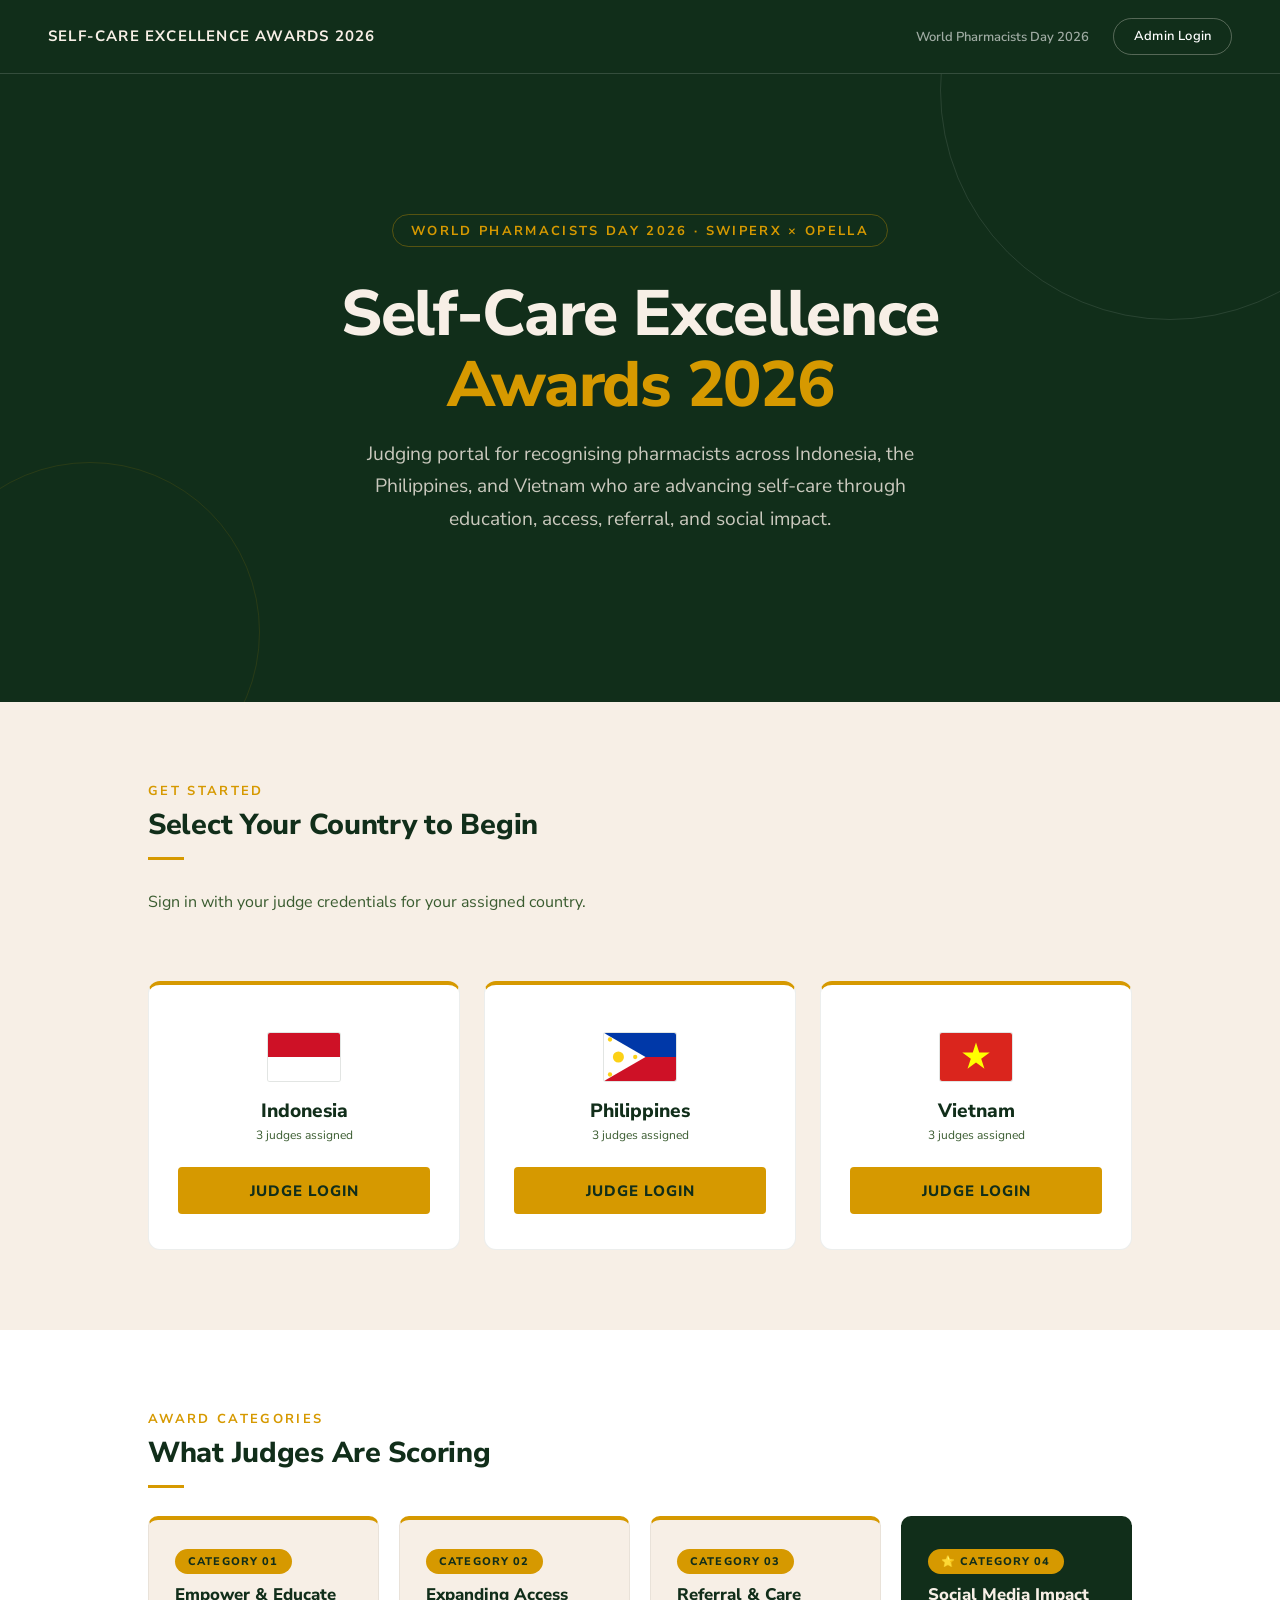
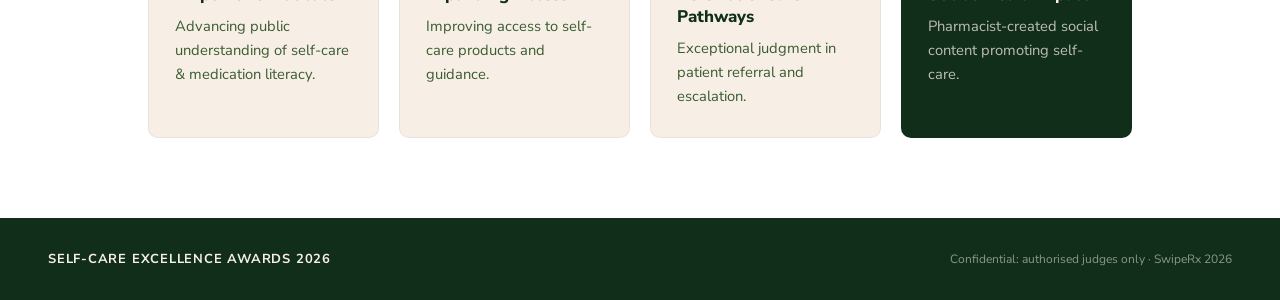
<file: index.html>
<!DOCTYPE html>
<html lang="en">
<head>
<meta charset="UTF-8" />
<meta name="viewport" content="width=device-width, initial-scale=1.0" />
<title>Self-Care Excellence Awards 2026: Judging Portal</title>
<link href="https://fonts.googleapis.com/css2?family=Nunito+Sans:ital,opsz,wght@0,6..12,300;0,6..12,400;0,6..12,600;0,6..12,700;0,6..12,800;1,6..12,300;1,6..12,400&display=swap" rel="stylesheet">
<link rel="stylesheet" href="assets/css/style.css" />
<style>
  .hero {
    min-height: 78vh;
    background: var(--forest);
    display: flex;
    flex-direction: column;
    align-items: center;
    justify-content: center;
    text-align: center;
    padding: 8rem 2rem 5rem;
    position: relative;
    overflow: hidden;
  }
  .hero::before {
    content: '';
    position: absolute;
    top: -140px;
    right: -120px;
    width: 460px;
    height: 460px;
    border-radius: 50%;
    border: 1px solid rgba(255, 255, 255, 0.1);
  }
  .hero::after {
    content: '';
    position: absolute;
    bottom: -100px;
    left: -80px;
    width: 340px;
    height: 340px;
    border-radius: 50%;
    border: 1px solid rgba(214, 153, 0, 0.12);
  }
  .hero-eyebrow {
    display: inline-block;
    font-size: 13px;
    font-weight: 700;
    letter-spacing: 0.18em;
    text-transform: uppercase;
    color: var(--gold);
    border: 1px solid rgba(214, 153, 0, 0.35);
    padding: 0.4rem 1.1rem;
    border-radius: 100px;
    margin-bottom: 2rem;
    position: relative;
    z-index: 1;
  }
  .hero-title {
    font-size: clamp(2.4rem, 5.5vw, 4rem);
    font-weight: 800;
    color: var(--cream);
    line-height: 1.1;
    letter-spacing: -0.02em;
    margin-bottom: 1.1rem;
    position: relative;
    z-index: 1;
  }
  .hero-title span { color: var(--gold); }
  .hero-sub {
    font-size: clamp(1rem, 2vw, 1.2rem);
    color: rgba(247, 239, 230, 0.8);
    max-width: 620px;
    line-height: 1.7;
    position: relative;
    z-index: 1;
  }
  .intro-section { padding: 5rem 2rem 2rem; background: var(--cream); }
  .selector-section { padding: 2rem 2rem 5rem; background: var(--cream); }
  .country-grid {
    display: grid;
    grid-template-columns: repeat(3, 1fr);
    gap: 1.5rem;
  }
  .country-card {
    background: #fff;
    border: 1px solid rgba(17, 46, 26, 0.08);
    border-top: 4px solid var(--gold);
    border-radius: 12px;
    padding: 2.2rem 1.8rem;
    text-align: center;
    text-decoration: none;
    display: flex;
    flex-direction: column;
    align-items: center;
    transition: box-shadow 0.2s, transform 0.2s;
  }
  .country-card:hover {
    box-shadow: 0 8px 28px rgba(17, 46, 26, 0.12);
    transform: translateY(-3px);
  }
  .country-flag { font-size: 3rem; margin-bottom: 0.75rem; }
  .country-card h3 {
    font-size: 1.2rem;
    font-weight: 800;
    color: var(--forest);
    margin-bottom: 0.2rem;
  }
  .country-card .meta {
    font-size: 12px;
    color: var(--body-text);
    margin-bottom: 1.5rem;
  }
  .categories-section { background: #fff; padding: 5rem 2rem; }
  .cat-tile {
    background: var(--cream);
    border: 1px solid rgba(17, 46, 26, 0.06);
    border-top: 4px solid var(--gold);
    border-radius: 10px;
    padding: 1.8rem 1.6rem;
  }
  .cat-tile.special { border-top-color: var(--forest); background: var(--forest); }
  .cat-tile h3 { font-size: 1.05rem; font-weight: 800; color: var(--forest); margin: 0.6rem 0 0.5rem; line-height: 1.3; }
  .cat-tile.special h3 { color: var(--cream); }
  .cat-tile p { font-size: 0.92rem; color: var(--body-text); line-height: 1.65; }
  .cat-tile.special p { color: rgba(247, 239, 230, 0.75); }

  @media (max-width: 700px) {
    .country-grid {
      grid-template-columns: 1fr;
    }
  }
</style>
</head>
<body>

<div id="sessionBanner" class="session-banner" style="display:none;">
  Session expired. Please sign in again.
</div>

<!-- NAV -->
<nav id="top">
  <a href="index.html" class="nav-logo">Self-Care Excellence Awards 2026</a>
  <button class="nav-hamburger" aria-label="Toggle navigation" aria-expanded="false">
    <span></span><span></span><span></span>
  </button>
  <ul class="nav-links">
    <li><span class="nav-meta">World Pharmacists Day 2026</span></li>
    <li><a href="login-admin.html" class="btn-outline-light">Admin Login</a></li>
  </ul>
</nav>

<!-- HERO -->
<section class="hero">
  <div class="hero-eyebrow">World Pharmacists Day 2026 · SwipeRx × Opella</div>
  <h1 class="hero-title">Self-Care Excellence<br><span>Awards 2026</span></h1>
  <p class="hero-sub">
    Judging portal for recognising pharmacists across Indonesia, the Philippines, and Vietnam
    who are advancing self-care through education, access, referral, and social impact.
  </p>
</section>

<!-- COUNTRY SELECTOR -->
<section class="intro-section">
  <div class="container">
    <p class="section-label">Get Started</p>
    <h2 class="section-title">Select Your Country to Begin</h2>
    <div class="section-divider"></div>
    <p style="font-size:1rem;color:var(--body-text);line-height:1.8;max-width:560px;">
      Sign in with your judge credentials for your assigned country.
    </p>
  </div>
</section>

<section class="selector-section">
  <div class="container">
    <div class="country-grid">
      <a href="login-indonesia.html" class="country-card">
        <div class="country-flag"><span class="flag-icon flag-id"></span></div>
        <h3>Indonesia</h3>
        <p class="meta">3 judges assigned</p>
        <span class="btn-primary btn-block">Judge Login</span>
      </a>
      <a href="login-philippines.html" class="country-card">
        <div class="country-flag"><span class="flag-icon flag-ph"></span></div>
        <h3>Philippines</h3>
        <p class="meta">3 judges assigned</p>
        <span class="btn-primary btn-block">Judge Login</span>
      </a>
      <a href="login-vietnam.html" class="country-card">
        <div class="country-flag"><span class="flag-icon flag-vn"></span></div>
        <h3>Vietnam</h3>
        <p class="meta">3 judges assigned</p>
        <span class="btn-primary btn-block">Judge Login</span>
      </a>
    </div>
  </div>
</section>

<!-- CATEGORIES -->
<section class="categories-section">
  <div class="container">
    <p class="section-label">Award Categories</p>
    <h2 class="section-title">What Judges Are Scoring</h2>
    <div class="section-divider"></div>

    <div class="grid-4">
      <div class="cat-tile">
        <span class="badge-cat">Category 01</span>
        <h3>Empower &amp; Educate</h3>
        <p>Advancing public understanding of self-care &amp; medication literacy.</p>
      </div>
      <div class="cat-tile">
        <span class="badge-cat">Category 02</span>
        <h3>Expanding Access</h3>
        <p>Improving access to self-care products and guidance.</p>
      </div>
      <div class="cat-tile">
        <span class="badge-cat">Category 03</span>
        <h3>Referral &amp; Care Pathways</h3>
        <p>Exceptional judgment in patient referral and escalation.</p>
      </div>
      <div class="cat-tile special">
        <span class="badge-cat">⭐ Category 04</span>
        <h3>Social Media Impact</h3>
        <p>Pharmacist-created social content promoting self-care.</p>
      </div>
    </div>
  </div>
</section>

<!-- FOOTER -->
<footer>
  <div class="footer-logo">Self-Care Excellence Awards 2026</div>
  <div class="footer-note">Confidential: authorised judges only · SwipeRx 2026</div>
</footer>

<script src="assets/js/nav.js"></script>
</body>
</html>
</file>
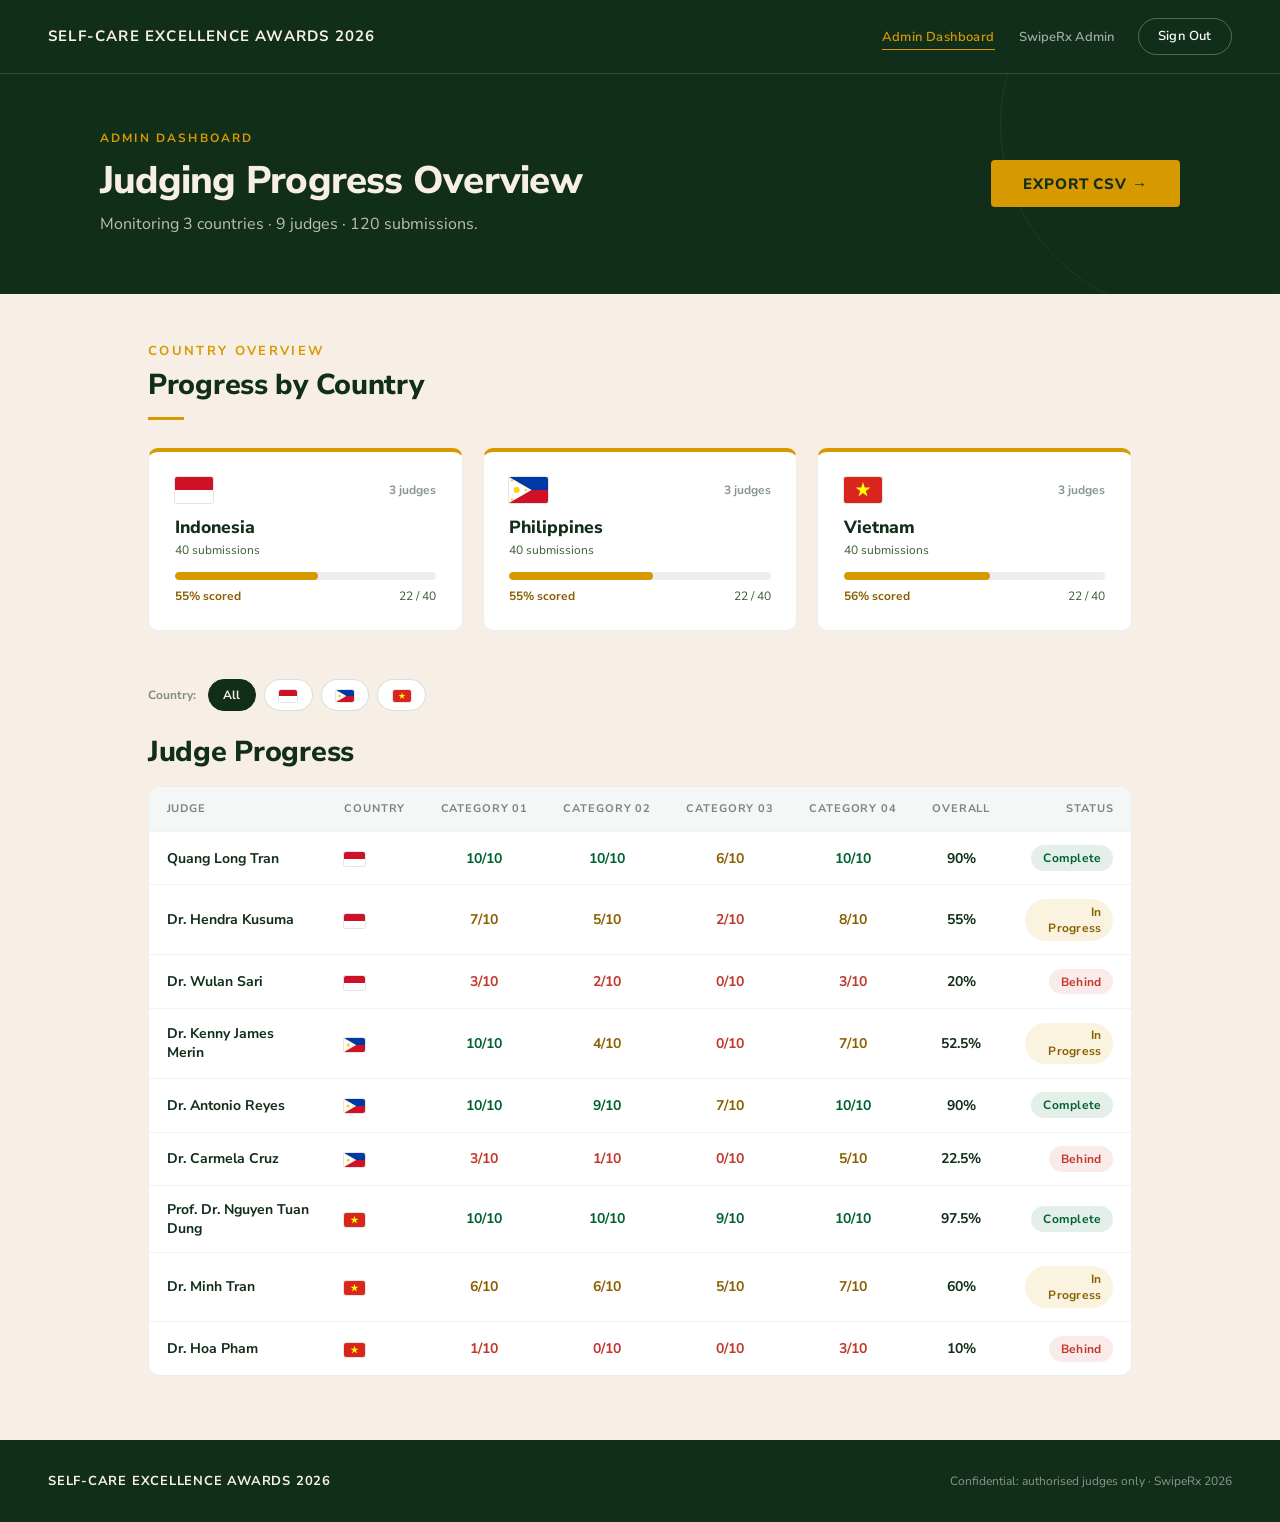
<file: admin-dashboard.html>
<!DOCTYPE html>
<html lang="en">
<head>
<meta charset="UTF-8" />
<meta name="viewport" content="width=device-width, initial-scale=1.0" />
<title>Admin Dashboard | Self-Care Excellence Awards 2026</title>
<link href="https://fonts.googleapis.com/css2?family=Nunito+Sans:ital,opsz,wght@0,6..12,300;0,6..12,400;0,6..12,600;0,6..12,700;0,6..12,800;1,6..12,300;1,6..12,400&display=swap" rel="stylesheet">
<link rel="stylesheet" href="assets/css/style.css" />
<style>
  .country-summary-card .flag-row { display: flex; align-items: center; justify-content: space-between; margin-bottom: 0.75rem; }
  .country-summary-card .flag { font-size: 1.6rem; }
  .country-summary-card .judges { font-size: 12px; font-weight: 700; color: rgba(17,46,26,0.5); }
  .country-summary-card h3 { font-size: 1.1rem; font-weight: 800; color: var(--forest); margin-bottom: 0.2rem; }
  .country-summary-card .subs { font-size: 12px; color: var(--body-text); margin-bottom: 0.9rem; }
  .country-summary-card .stat-row { display: flex; justify-content: space-between; font-size: 12px; margin-top: 0.5rem; }
  .cat-cell { font-weight: 700; text-align: center; }
  .table-scroll-hint { display: none; font-size: 12px; font-weight: 700; color: var(--gold); margin-bottom: 0.6rem; }
  @media (max-width: 900px) {
    .table-scroll-hint { display: block; }
  }
</style>
</head>
<body>

<div id="sessionBanner" class="session-banner" style="display:none;">
  Session expired. Please sign in again.
</div>

<!-- NAV -->
<nav id="top">
  <a href="admin-dashboard.html" class="nav-logo">Self-Care Excellence Awards 2026</a>
  <button class="nav-hamburger" aria-label="Toggle navigation" aria-expanded="false">
    <span></span><span></span><span></span>
  </button>
  <ul class="nav-links">
    <li><a href="admin-dashboard.html" class="active">Admin Dashboard</a></li>
    <li><span class="nav-meta">SwipeRx Admin</span></li>
    <li><a href="index.html" class="btn-outline-light">Sign Out</a></li>
  </ul>
</nav>

<!-- PAGE HERO -->
<section class="page-hero">
  <div class="page-hero-inner flex-between" style="flex-wrap:wrap; gap:1.5rem;">
    <div>
      <p class="page-hero-label">Admin Dashboard</p>
      <h1 class="page-hero-title">Judging Progress Overview</h1>
      <p class="page-hero-sub">Monitoring 3 countries · 9 judges · 120 submissions.</p>
    </div>
    <button id="exportCsvBtn" class="btn-primary">Export CSV →</button>
  </div>
</section>

<main class="page-body">
  <div class="container">

    <!-- Country summary cards -->
    <p class="section-label">Country Overview</p>
    <h2 class="section-title">Progress by Country</h2>
    <div class="section-divider"></div>

    <div class="grid-3" style="margin-bottom: 3rem;">
      <div class="card card-accent country-summary-card">
        <div class="flag-row">
          <span class="flag flag-icon flag-id"></span>
          <span class="judges">3 judges</span>
        </div>
        <h3>Indonesia</h3>
        <p class="subs">40 submissions</p>
        <div class="progress-track"><div class="progress-fill" style="width:55%; background:var(--gold);"></div></div>
        <div class="stat-row">
          <span style="color:#8a6000; font-weight:700;">55% scored</span>
          <span class="text-muted">22 / 40</span>
        </div>
      </div>

      <div class="card card-accent country-summary-card">
        <div class="flag-row">
          <span class="flag flag-icon flag-ph"></span>
          <span class="judges">3 judges</span>
        </div>
        <h3>Philippines</h3>
        <p class="subs">40 submissions</p>
        <div class="progress-track"><div class="progress-fill" style="width:55%; background:var(--gold);"></div></div>
        <div class="stat-row">
          <span style="color:#8a6000; font-weight:700;">55% scored</span>
          <span class="text-muted">22 / 40</span>
        </div>
      </div>

      <div class="card card-accent country-summary-card">
        <div class="flag-row">
          <span class="flag flag-icon flag-vn"></span>
          <span class="judges">3 judges</span>
        </div>
        <h3>Vietnam</h3>
        <p class="subs">40 submissions</p>
        <div class="progress-track"><div class="progress-fill" style="width:56%; background:var(--gold);"></div></div>
        <div class="stat-row">
          <span style="color:#8a6000; font-weight:700;">56% scored</span>
          <span class="text-muted">22 / 40</span>
        </div>
      </div>
    </div>

    <!-- Filters -->
    <div style="display:flex; flex-wrap:wrap; gap:2rem; margin-bottom:1.5rem;">
      <div class="filter-group" data-filter-group>
        <span class="filter-group-label">Country:</span>
        <button data-filter-chip data-filter-value="all" class="filter-chip is-active">All</button>
        <button data-filter-chip data-filter-value="ID" class="filter-chip"><span class="flag-icon flag-id"></span></button>
        <button data-filter-chip data-filter-value="PH" class="filter-chip"><span class="flag-icon flag-ph"></span></button>
        <button data-filter-chip data-filter-value="VN" class="filter-chip"><span class="flag-icon flag-vn"></span></button>
      </div>
    </div>

    <!-- Judge progress table -->
    <h2 class="section-title" style="margin-bottom:1rem;">Judge Progress</h2>
    <p class="table-scroll-hint">Scroll table sideways to see all columns →</p>
    <div class="table-wrap">
      <table class="data-table" data-judge-table style="min-width:820px;">
        <thead>
          <tr>
            <th>Judge</th>
            <th>Country</th>
            <th style="text-align:center;">Category 01</th>
            <th style="text-align:center;">Category 02</th>
            <th style="text-align:center;">Category 03</th>
            <th style="text-align:center;">Category 04</th>
            <th style="text-align:center;">Overall</th>
            <th style="text-align:right;">Status</th>
          </tr>
        </thead>
        <tbody>
          <tr data-country="ID">
            <td style="font-weight:700;">Quang Long Tran</td>
            <td><span class="flag-icon flag-id"></span></td>
            <td class="cat-cell" style="color:var(--forest-light);">10/10</td>
            <td class="cat-cell" style="color:var(--forest-light);">10/10</td>
            <td class="cat-cell" style="color:#8a6000;">6/10</td>
            <td class="cat-cell" style="color:var(--forest-light);">10/10</td>
            <td class="cat-cell">90%</td>
            <td style="text-align:right;"><span class="status-pill complete">Complete</span></td>
          </tr>
          <tr data-country="ID">
            <td style="font-weight:700;">Dr. Hendra Kusuma</td>
            <td><span class="flag-icon flag-id"></span></td>
            <td class="cat-cell" style="color:#8a6000;">7/10</td>
            <td class="cat-cell" style="color:#8a6000;">5/10</td>
            <td class="cat-cell" style="color:var(--error);">2/10</td>
            <td class="cat-cell" style="color:#8a6000;">8/10</td>
            <td class="cat-cell">55%</td>
            <td style="text-align:right;"><span class="status-pill progress">In Progress</span></td>
          </tr>
          <tr data-country="ID">
            <td style="font-weight:700;">Dr. Wulan Sari</td>
            <td><span class="flag-icon flag-id"></span></td>
            <td class="cat-cell" style="color:var(--error);">3/10</td>
            <td class="cat-cell" style="color:var(--error);">2/10</td>
            <td class="cat-cell" style="color:var(--error);">0/10</td>
            <td class="cat-cell" style="color:var(--error);">3/10</td>
            <td class="cat-cell">20%</td>
            <td style="text-align:right;"><span class="status-pill behind">Behind</span></td>
          </tr>
          <tr data-country="PH">
            <td style="font-weight:700;">Dr. Kenny James Merin</td>
            <td><span class="flag-icon flag-ph"></span></td>
            <td class="cat-cell" style="color:var(--forest-light);">10/10</td>
            <td class="cat-cell" style="color:#8a6000;">4/10</td>
            <td class="cat-cell" style="color:var(--error);">0/10</td>
            <td class="cat-cell" style="color:#8a6000;">7/10</td>
            <td class="cat-cell">52.5%</td>
            <td style="text-align:right;"><span class="status-pill progress">In Progress</span></td>
          </tr>
          <tr data-country="PH">
            <td style="font-weight:700;">Dr. Antonio Reyes</td>
            <td><span class="flag-icon flag-ph"></span></td>
            <td class="cat-cell" style="color:var(--forest-light);">10/10</td>
            <td class="cat-cell" style="color:var(--forest-light);">9/10</td>
            <td class="cat-cell" style="color:#8a6000;">7/10</td>
            <td class="cat-cell" style="color:var(--forest-light);">10/10</td>
            <td class="cat-cell">90%</td>
            <td style="text-align:right;"><span class="status-pill complete">Complete</span></td>
          </tr>
          <tr data-country="PH">
            <td style="font-weight:700;">Dr. Carmela Cruz</td>
            <td><span class="flag-icon flag-ph"></span></td>
            <td class="cat-cell" style="color:var(--error);">3/10</td>
            <td class="cat-cell" style="color:var(--error);">1/10</td>
            <td class="cat-cell" style="color:var(--error);">0/10</td>
            <td class="cat-cell" style="color:#8a6000;">5/10</td>
            <td class="cat-cell">22.5%</td>
            <td style="text-align:right;"><span class="status-pill behind">Behind</span></td>
          </tr>
          <tr data-country="VN">
            <td style="font-weight:700;">Prof. Dr. Nguyen Tuan Dung</td>
            <td><span class="flag-icon flag-vn"></span></td>
            <td class="cat-cell" style="color:var(--forest-light);">10/10</td>
            <td class="cat-cell" style="color:var(--forest-light);">10/10</td>
            <td class="cat-cell" style="color:var(--forest-light);">9/10</td>
            <td class="cat-cell" style="color:var(--forest-light);">10/10</td>
            <td class="cat-cell">97.5%</td>
            <td style="text-align:right;"><span class="status-pill complete">Complete</span></td>
          </tr>
          <tr data-country="VN">
            <td style="font-weight:700;">Dr. Minh Tran</td>
            <td><span class="flag-icon flag-vn"></span></td>
            <td class="cat-cell" style="color:#8a6000;">6/10</td>
            <td class="cat-cell" style="color:#8a6000;">6/10</td>
            <td class="cat-cell" style="color:#8a6000;">5/10</td>
            <td class="cat-cell" style="color:#8a6000;">7/10</td>
            <td class="cat-cell">60%</td>
            <td style="text-align:right;"><span class="status-pill progress">In Progress</span></td>
          </tr>
          <tr data-country="VN">
            <td style="font-weight:700;">Dr. Hoa Pham</td>
            <td><span class="flag-icon flag-vn"></span></td>
            <td class="cat-cell" style="color:var(--error);">1/10</td>
            <td class="cat-cell" style="color:var(--error);">0/10</td>
            <td class="cat-cell" style="color:var(--error);">0/10</td>
            <td class="cat-cell" style="color:var(--error);">3/10</td>
            <td class="cat-cell">10%</td>
            <td style="text-align:right;"><span class="status-pill behind">Behind</span></td>
          </tr>
        </tbody>
      </table>
    </div>
  </div>
</main>

<!-- Export toast -->
<div id="toast" class="toast">
  <span class="check">✓</span> CSV export downloaded.
</div>

<footer>
  <div class="footer-logo">Self-Care Excellence Awards 2026</div>
  <div class="footer-note">Confidential: authorised judges only · SwipeRx 2026</div>
</footer>

<script src="assets/js/nav.js"></script>
<script src="assets/js/admin.js"></script>
</body>
</html>
</file>
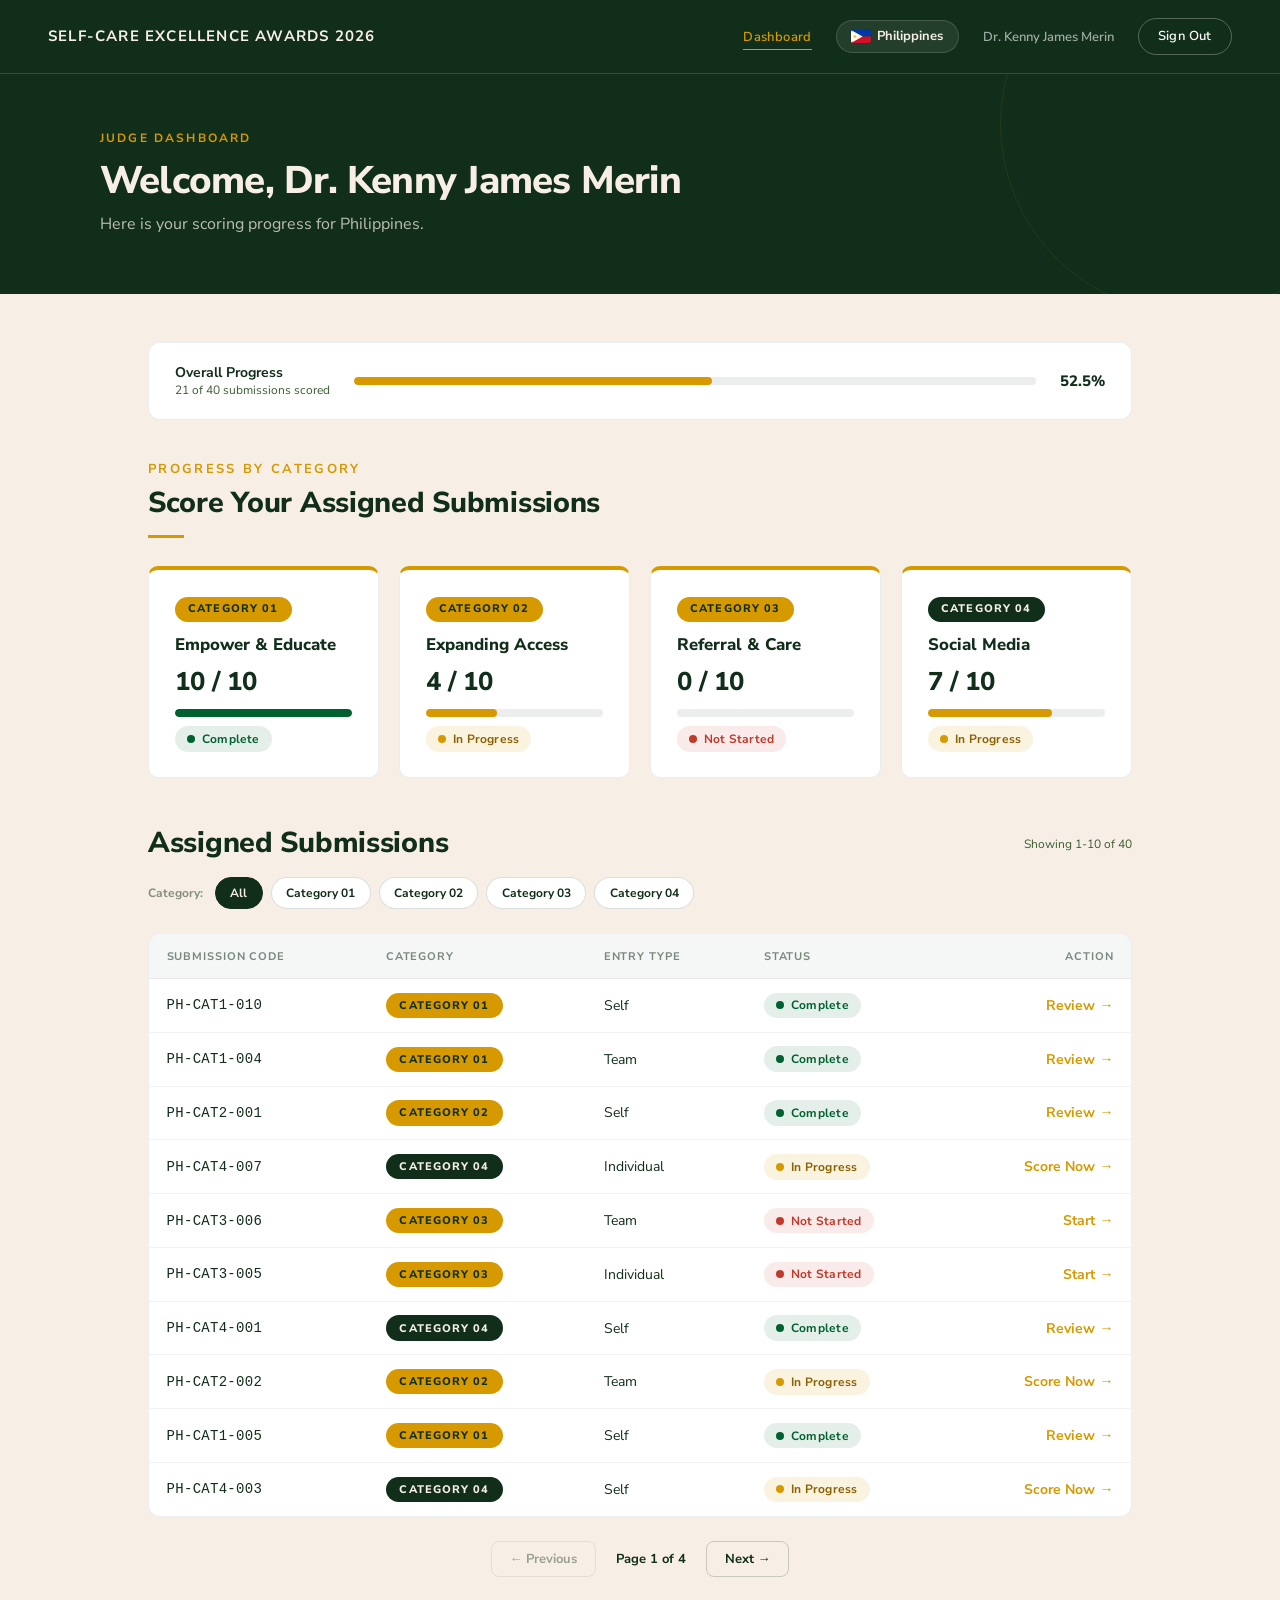
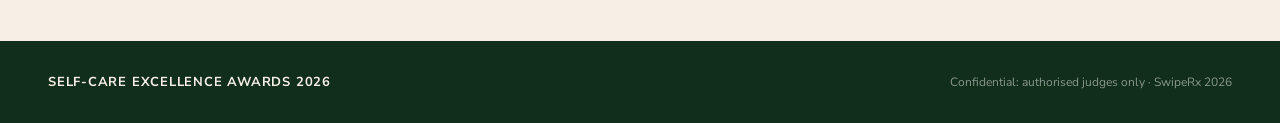
<file: judge-dashboard.html>
<!DOCTYPE html>
<html lang="en">
<head>
<meta charset="UTF-8" />
<meta name="viewport" content="width=device-width, initial-scale=1.0" />
<title>Judge Dashboard | Self-Care Excellence Awards 2026</title>
<link href="https://fonts.googleapis.com/css2?family=Nunito+Sans:ital,opsz,wght@0,6..12,300;0,6..12,400;0,6..12,600;0,6..12,700;0,6..12,800;1,6..12,300;1,6..12,400&display=swap" rel="stylesheet">
<link rel="stylesheet" href="assets/css/style.css" />
<style>
  .overview-bar {
    background: #fff;
    border: 1px solid rgba(17,46,26,0.08);
    border-radius: 12px;
    padding: 1.3rem 1.6rem;
    display: flex;
    align-items: center;
    gap: 1.5rem;
    flex-wrap: wrap;
    margin-bottom: 2.5rem;
  }
  .overview-bar .progress-track { flex: 1; min-width: 180px; }
  .cat-progress-card p.count { font-size: 1.6rem; font-weight: 800; color: var(--forest); margin: 0.5rem 0 0.6rem; }
  .cat-progress-card .progress-track { margin-bottom: 0.6rem; }
  .cat-progress-card .status-pill { margin-bottom: 0; }
  .cat-progress-card .badge-cat { white-space: normal; line-height: 1.35; text-align: left; }
  .cat-progress-card .cat-name { font-size: 1.05rem; font-weight: 800; color: var(--forest); margin-top: 0.7rem; }
  .section-heading-row { display: flex; align-items: center; justify-content: space-between; margin-bottom: 1rem; }

  /* Category progress tiles: reflow before the global 1-column breakpoint so
     they don't get squeezed on tablet / mid-size desktop widths */
  .cat-progress-grid { grid-template-columns: repeat(4, 1fr); }
  @media (max-width: 1150px) {
    .cat-progress-grid { grid-template-columns: repeat(2, 1fr); }
  }
  @media (max-width: 560px) {
    .cat-progress-grid { grid-template-columns: 1fr; }
  }

  .pagination {
    display: flex;
    align-items: center;
    justify-content: center;
    gap: 1.25rem;
    margin-top: 1.5rem;
  }
  .pagination .btn-outline {
    padding: 0.5rem 1.1rem;
    font-size: 13px;
  }
  .pagination .btn-outline:disabled {
    opacity: 0.4;
    cursor: not-allowed;
    pointer-events: none;
  }
  .pagination-info {
    font-size: 13px;
    font-weight: 700;
    color: var(--forest);
    white-space: nowrap;
  }
</style>
</head>
<body>

<div id="sessionBanner" class="session-banner" style="display:none;">
  Session expired. Please sign in again.
</div>

<!-- NAV -->
<nav id="top">
  <a href="judge-dashboard.html" class="nav-logo">Self-Care Excellence Awards 2026</a>
  <button class="nav-hamburger" aria-label="Toggle navigation" aria-expanded="false">
    <span></span><span></span><span></span>
  </button>
  <ul class="nav-links">
    <li><a href="judge-dashboard.html" class="active">Dashboard</a></li>
    <li><span class="nav-pill"><span class="flag-icon flag-ph" data-judge-flag></span> <span data-judge-country>Philippines</span></span></li>
    <li><span class="nav-meta" data-judge-name>Dr. Kenny James Merin</span></li>
    <li><a href="index.html" class="btn-outline-light">Sign Out</a></li>
  </ul>
</nav>

<!-- PAGE HERO -->
<section class="page-hero">
  <div class="page-hero-inner">
    <p class="page-hero-label">Judge Dashboard</p>
    <h1 class="page-hero-title" data-judge-welcome>Welcome, Dr. Kenny James Merin</h1>
    <p class="page-hero-sub" data-judge-subtitle>Here is your scoring progress for Philippines.</p>
  </div>
</section>

<main class="page-body">
  <div class="container">

    <!-- Overall progress -->
    <div class="overview-bar">
      <div>
        <p style="font-size:14px;font-weight:700;color:var(--forest);">Overall Progress</p>
        <p style="font-size:12px;color:var(--body-text);">21 of 40 submissions scored</p>
      </div>
      <div class="progress-track">
        <div class="progress-fill" style="width:52.5%; background:var(--gold);"></div>
      </div>
      <span style="font-size:15px;font-weight:800;color:var(--forest);">52.5%</span>
    </div>

    <!-- Category progress -->
    <p class="section-label">Progress by Category</p>
    <h2 class="section-title">Score Your Assigned Submissions</h2>
    <div class="section-divider"></div>

    <div class="grid-4 cat-progress-grid" style="margin-bottom: 3rem;">

      <div class="card card-accent cat-progress-card">
        <span class="badge-cat">Category 01</span>
        <h3 class="cat-name">Empower &amp; Educate</h3>
        <p class="count">10 / 10</p>
        <div class="progress-track"><div class="progress-fill" style="width:100%; background:var(--forest-light);"></div></div>
        <span class="status-pill complete"><span class="status-dot"></span>Complete</span>
      </div>

      <div class="card card-accent cat-progress-card">
        <span class="badge-cat">Category 02</span>
        <h3 class="cat-name">Expanding Access</h3>
        <p class="count">4 / 10</p>
        <div class="progress-track"><div class="progress-fill" style="width:40%; background:var(--gold);"></div></div>
        <span class="status-pill progress"><span class="status-dot"></span>In Progress</span>
      </div>

      <div class="card card-accent cat-progress-card">
        <span class="badge-cat">Category 03</span>
        <h3 class="cat-name">Referral &amp; Care</h3>
        <p class="count">0 / 10</p>
        <div class="progress-track"><div class="progress-fill" style="width:0%; background:var(--error);"></div></div>
        <span class="status-pill behind"><span class="status-dot"></span>Not Started</span>
      </div>

      <div class="card card-accent cat-progress-card">
        <span class="badge-cat special">Category 04</span>
        <h3 class="cat-name">Social Media</h3>
        <p class="count">7 / 10</p>
        <div class="progress-track"><div class="progress-fill" style="width:70%; background:var(--gold);"></div></div>
        <span class="status-pill progress"><span class="status-dot"></span>In Progress</span>
      </div>
    </div>

    <!-- Submissions table -->
    <div class="section-heading-row">
      <h2 class="section-title" style="margin-bottom:0;">Assigned Submissions</h2>
      <p id="submissionsCount" style="font-size:12px;color:var(--body-text);">Showing 1-10 of 40</p>
    </div>

    <div class="filter-group" data-filter-group style="margin-bottom:1.5rem;">
      <span class="filter-group-label">Category:</span>
      <button data-filter-chip data-filter-value="all" class="filter-chip is-active">All</button>
      <button data-filter-chip data-filter-value="CAT1" class="filter-chip">Category 01</button>
      <button data-filter-chip data-filter-value="CAT2" class="filter-chip">Category 02</button>
      <button data-filter-chip data-filter-value="CAT3" class="filter-chip">Category 03</button>
      <button data-filter-chip data-filter-value="CAT4" class="filter-chip">Category 04</button>
    </div>

    <div class="table-wrap">
      <table class="data-table" data-submissions-table>
        <thead>
          <tr>
            <th>Submission Code</th>
            <th>Category</th>
            <th>Entry Type</th>
            <th>Status</th>
            <th style="text-align:right;">Action</th>
          </tr>
        </thead>
        <tbody>
          <tr data-category="CAT1">
            <td class="font-mono-code">PH-CAT1-010</td>
            <td><span class="badge-cat">Category 01</span></td>
            <td class="text-muted">Self</td>
            <td><span class="status-pill complete"><span class="status-dot"></span>Complete</span></td>
            <td style="text-align:right;"><a href="scoring-cat1.html?code=PH-CAT1-010" style="color:var(--gold);font-weight:700;text-decoration:none;">Review →</a></td>
          </tr>
          <tr data-category="CAT1">
            <td class="font-mono-code">PH-CAT1-004</td>
            <td><span class="badge-cat">Category 01</span></td>
            <td class="text-muted">Team</td>
            <td><span class="status-pill complete"><span class="status-dot"></span>Complete</span></td>
            <td style="text-align:right;"><a href="scoring-cat1.html?code=PH-CAT1-004" style="color:var(--gold);font-weight:700;text-decoration:none;">Review →</a></td>
          </tr>
          <tr data-category="CAT2">
            <td class="font-mono-code">PH-CAT2-001</td>
            <td><span class="badge-cat">Category 02</span></td>
            <td class="text-muted">Self</td>
            <td><span class="status-pill complete"><span class="status-dot"></span>Complete</span></td>
            <td style="text-align:right;"><a href="scoring-cat2.html?code=PH-CAT2-001" style="color:var(--gold);font-weight:700;text-decoration:none;">Review →</a></td>
          </tr>
          <tr data-category="CAT4">
            <td class="font-mono-code">PH-CAT4-007</td>
            <td><span class="badge-cat special">Category 04</span></td>
            <td class="text-muted">Individual</td>
            <td><span class="status-pill progress"><span class="status-dot"></span>In Progress</span></td>
            <td style="text-align:right;"><a href="scoring-cat4.html?code=PH-CAT4-007" style="color:var(--gold);font-weight:700;text-decoration:none;">Score Now →</a></td>
          </tr>
          <tr data-category="CAT3">
            <td class="font-mono-code">PH-CAT3-006</td>
            <td><span class="badge-cat">Category 03</span></td>
            <td class="text-muted">Team</td>
            <td><span class="status-pill behind"><span class="status-dot"></span>Not Started</span></td>
            <td style="text-align:right;"><a href="scoring-cat3.html?code=PH-CAT3-006" style="color:var(--gold);font-weight:700;text-decoration:none;">Start →</a></td>
          </tr>
          <tr data-category="CAT3">
            <td class="font-mono-code">PH-CAT3-005</td>
            <td><span class="badge-cat">Category 03</span></td>
            <td class="text-muted">Individual</td>
            <td><span class="status-pill behind"><span class="status-dot"></span>Not Started</span></td>
            <td style="text-align:right;"><a href="scoring-cat3.html?code=PH-CAT3-005" style="color:var(--gold);font-weight:700;text-decoration:none;">Start →</a></td>
          </tr>
          <tr data-category="CAT4">
            <td class="font-mono-code">PH-CAT4-001</td>
            <td><span class="badge-cat special">Category 04</span></td>
            <td class="text-muted">Self</td>
            <td><span class="status-pill complete"><span class="status-dot"></span>Complete</span></td>
            <td style="text-align:right;"><a href="scoring-cat4.html?code=PH-CAT4-001" style="color:var(--gold);font-weight:700;text-decoration:none;">Review →</a></td>
          </tr>
          <tr data-category="CAT2">
            <td class="font-mono-code">PH-CAT2-002</td>
            <td><span class="badge-cat">Category 02</span></td>
            <td class="text-muted">Team</td>
            <td><span class="status-pill progress"><span class="status-dot"></span>In Progress</span></td>
            <td style="text-align:right;"><a href="scoring-cat2.html?code=PH-CAT2-002" style="color:var(--gold);font-weight:700;text-decoration:none;">Score Now →</a></td>
          </tr>
          <tr data-category="CAT1">
            <td class="font-mono-code">PH-CAT1-005</td>
            <td><span class="badge-cat">Category 01</span></td>
            <td class="text-muted">Self</td>
            <td><span class="status-pill complete"><span class="status-dot"></span>Complete</span></td>
            <td style="text-align:right;"><a href="scoring-cat1.html?code=PH-CAT1-005" style="color:var(--gold);font-weight:700;text-decoration:none;">Review →</a></td>
          </tr>
          <tr data-category="CAT4">
            <td class="font-mono-code">PH-CAT4-003</td>
            <td><span class="badge-cat special">Category 04</span></td>
            <td class="text-muted">Self</td>
            <td><span class="status-pill progress"><span class="status-dot"></span>In Progress</span></td>
            <td style="text-align:right;"><a href="scoring-cat4.html?code=PH-CAT4-003" style="color:var(--gold);font-weight:700;text-decoration:none;">Score Now →</a></td>
          </tr>
          <tr data-category="CAT3">
            <td class="font-mono-code">PH-CAT3-002</td>
            <td><span class="badge-cat">Category 03</span></td>
            <td class="text-muted">Self</td>
            <td><span class="status-pill behind"><span class="status-dot"></span>Not Started</span></td>
            <td style="text-align:right;"><a href="scoring-cat3.html?code=PH-CAT3-002" style="color:var(--gold);font-weight:700;text-decoration:none;">Start →</a></td>
          </tr>
          <tr data-category="CAT3">
            <td class="font-mono-code">PH-CAT3-009</td>
            <td><span class="badge-cat">Category 03</span></td>
            <td class="text-muted">Team</td>
            <td><span class="status-pill behind"><span class="status-dot"></span>Not Started</span></td>
            <td style="text-align:right;"><a href="scoring-cat3.html?code=PH-CAT3-009" style="color:var(--gold);font-weight:700;text-decoration:none;">Start →</a></td>
          </tr>
          <tr data-category="CAT3">
            <td class="font-mono-code">PH-CAT3-004</td>
            <td><span class="badge-cat">Category 03</span></td>
            <td class="text-muted">Self</td>
            <td><span class="status-pill behind"><span class="status-dot"></span>Not Started</span></td>
            <td style="text-align:right;"><a href="scoring-cat3.html?code=PH-CAT3-004" style="color:var(--gold);font-weight:700;text-decoration:none;">Start →</a></td>
          </tr>
          <tr data-category="CAT2">
            <td class="font-mono-code">PH-CAT2-009</td>
            <td><span class="badge-cat">Category 02</span></td>
            <td class="text-muted">Team</td>
            <td><span class="status-pill progress"><span class="status-dot"></span>In Progress</span></td>
            <td style="text-align:right;"><a href="scoring-cat2.html?code=PH-CAT2-009" style="color:var(--gold);font-weight:700;text-decoration:none;">Score Now →</a></td>
          </tr>
          <tr data-category="CAT2">
            <td class="font-mono-code">PH-CAT2-003</td>
            <td><span class="badge-cat">Category 02</span></td>
            <td class="text-muted">Self</td>
            <td><span class="status-pill behind"><span class="status-dot"></span>Not Started</span></td>
            <td style="text-align:right;"><a href="scoring-cat2.html?code=PH-CAT2-003" style="color:var(--gold);font-weight:700;text-decoration:none;">Start →</a></td>
          </tr>
          <tr data-category="CAT4">
            <td class="font-mono-code">PH-CAT4-005</td>
            <td><span class="badge-cat special">Category 04</span></td>
            <td class="text-muted">Team</td>
            <td><span class="status-pill complete"><span class="status-dot"></span>Complete</span></td>
            <td style="text-align:right;"><a href="scoring-cat4.html?code=PH-CAT4-005" style="color:var(--gold);font-weight:700;text-decoration:none;">Review →</a></td>
          </tr>
          <tr data-category="CAT4">
            <td class="font-mono-code">PH-CAT4-006</td>
            <td><span class="badge-cat special">Category 04</span></td>
            <td class="text-muted">Self</td>
            <td><span class="status-pill complete"><span class="status-dot"></span>Complete</span></td>
            <td style="text-align:right;"><a href="scoring-cat4.html?code=PH-CAT4-006" style="color:var(--gold);font-weight:700;text-decoration:none;">Review →</a></td>
          </tr>
          <tr data-category="CAT3">
            <td class="font-mono-code">PH-CAT3-007</td>
            <td><span class="badge-cat">Category 03</span></td>
            <td class="text-muted">Self</td>
            <td><span class="status-pill behind"><span class="status-dot"></span>Not Started</span></td>
            <td style="text-align:right;"><a href="scoring-cat3.html?code=PH-CAT3-007" style="color:var(--gold);font-weight:700;text-decoration:none;">Start →</a></td>
          </tr>
          <tr data-category="CAT2">
            <td class="font-mono-code">PH-CAT2-004</td>
            <td><span class="badge-cat">Category 02</span></td>
            <td class="text-muted">Individual</td>
            <td><span class="status-pill complete"><span class="status-dot"></span>Complete</span></td>
            <td style="text-align:right;"><a href="scoring-cat2.html?code=PH-CAT2-004" style="color:var(--gold);font-weight:700;text-decoration:none;">Review →</a></td>
          </tr>
          <tr data-category="CAT3">
            <td class="font-mono-code">PH-CAT3-003</td>
            <td><span class="badge-cat">Category 03</span></td>
            <td class="text-muted">Team</td>
            <td><span class="status-pill behind"><span class="status-dot"></span>Not Started</span></td>
            <td style="text-align:right;"><a href="scoring-cat3.html?code=PH-CAT3-003" style="color:var(--gold);font-weight:700;text-decoration:none;">Start →</a></td>
          </tr>
          <tr data-category="CAT3">
            <td class="font-mono-code">PH-CAT3-001</td>
            <td><span class="badge-cat">Category 03</span></td>
            <td class="text-muted">Individual</td>
            <td><span class="status-pill behind"><span class="status-dot"></span>Not Started</span></td>
            <td style="text-align:right;"><a href="scoring-cat3.html?code=PH-CAT3-001" style="color:var(--gold);font-weight:700;text-decoration:none;">Start →</a></td>
          </tr>
          <tr data-category="CAT4">
            <td class="font-mono-code">PH-CAT4-002</td>
            <td><span class="badge-cat special">Category 04</span></td>
            <td class="text-muted">Team</td>
            <td><span class="status-pill complete"><span class="status-dot"></span>Complete</span></td>
            <td style="text-align:right;"><a href="scoring-cat4.html?code=PH-CAT4-002" style="color:var(--gold);font-weight:700;text-decoration:none;">Review →</a></td>
          </tr>
          <tr data-category="CAT4">
            <td class="font-mono-code">PH-CAT4-008</td>
            <td><span class="badge-cat special">Category 04</span></td>
            <td class="text-muted">Team</td>
            <td><span class="status-pill complete"><span class="status-dot"></span>Complete</span></td>
            <td style="text-align:right;"><a href="scoring-cat4.html?code=PH-CAT4-008" style="color:var(--gold);font-weight:700;text-decoration:none;">Review →</a></td>
          </tr>
          <tr data-category="CAT3">
            <td class="font-mono-code">PH-CAT3-010</td>
            <td><span class="badge-cat">Category 03</span></td>
            <td class="text-muted">Self</td>
            <td><span class="status-pill behind"><span class="status-dot"></span>Not Started</span></td>
            <td style="text-align:right;"><a href="scoring-cat3.html?code=PH-CAT3-010" style="color:var(--gold);font-weight:700;text-decoration:none;">Start →</a></td>
          </tr>
          <tr data-category="CAT2">
            <td class="font-mono-code">PH-CAT2-010</td>
            <td><span class="badge-cat">Category 02</span></td>
            <td class="text-muted">Individual</td>
            <td><span class="status-pill complete"><span class="status-dot"></span>Complete</span></td>
            <td style="text-align:right;"><a href="scoring-cat2.html?code=PH-CAT2-010" style="color:var(--gold);font-weight:700;text-decoration:none;">Review →</a></td>
          </tr>
          <tr data-category="CAT2">
            <td class="font-mono-code">PH-CAT2-007</td>
            <td><span class="badge-cat">Category 02</span></td>
            <td class="text-muted">Individual</td>
            <td><span class="status-pill progress"><span class="status-dot"></span>In Progress</span></td>
            <td style="text-align:right;"><a href="scoring-cat2.html?code=PH-CAT2-007" style="color:var(--gold);font-weight:700;text-decoration:none;">Score Now →</a></td>
          </tr>
          <tr data-category="CAT4">
            <td class="font-mono-code">PH-CAT4-010</td>
            <td><span class="badge-cat special">Category 04</span></td>
            <td class="text-muted">Individual</td>
            <td><span class="status-pill behind"><span class="status-dot"></span>Not Started</span></td>
            <td style="text-align:right;"><a href="scoring-cat4.html?code=PH-CAT4-010" style="color:var(--gold);font-weight:700;text-decoration:none;">Start →</a></td>
          </tr>
          <tr data-category="CAT4">
            <td class="font-mono-code">PH-CAT4-004</td>
            <td><span class="badge-cat special">Category 04</span></td>
            <td class="text-muted">Individual</td>
            <td><span class="status-pill complete"><span class="status-dot"></span>Complete</span></td>
            <td style="text-align:right;"><a href="scoring-cat4.html?code=PH-CAT4-004" style="color:var(--gold);font-weight:700;text-decoration:none;">Review →</a></td>
          </tr>
          <tr data-category="CAT1">
            <td class="font-mono-code">PH-CAT1-003</td>
            <td><span class="badge-cat">Category 01</span></td>
            <td class="text-muted">Self</td>
            <td><span class="status-pill complete"><span class="status-dot"></span>Complete</span></td>
            <td style="text-align:right;"><a href="scoring-cat1.html?code=PH-CAT1-003" style="color:var(--gold);font-weight:700;text-decoration:none;">Review →</a></td>
          </tr>
          <tr data-category="CAT1">
            <td class="font-mono-code">PH-CAT1-001</td>
            <td><span class="badge-cat">Category 01</span></td>
            <td class="text-muted">Self</td>
            <td><span class="status-pill complete"><span class="status-dot"></span>Complete</span></td>
            <td style="text-align:right;"><a href="scoring-cat1.html?code=PH-CAT1-001" style="color:var(--gold);font-weight:700;text-decoration:none;">Review →</a></td>
          </tr>
          <tr data-category="CAT4">
            <td class="font-mono-code">PH-CAT4-009</td>
            <td><span class="badge-cat special">Category 04</span></td>
            <td class="text-muted">Self</td>
            <td><span class="status-pill complete"><span class="status-dot"></span>Complete</span></td>
            <td style="text-align:right;"><a href="scoring-cat4.html?code=PH-CAT4-009" style="color:var(--gold);font-weight:700;text-decoration:none;">Review →</a></td>
          </tr>
          <tr data-category="CAT3">
            <td class="font-mono-code">PH-CAT3-008</td>
            <td><span class="badge-cat">Category 03</span></td>
            <td class="text-muted">Individual</td>
            <td><span class="status-pill behind"><span class="status-dot"></span>Not Started</span></td>
            <td style="text-align:right;"><a href="scoring-cat3.html?code=PH-CAT3-008" style="color:var(--gold);font-weight:700;text-decoration:none;">Start →</a></td>
          </tr>
          <tr data-category="CAT1">
            <td class="font-mono-code">PH-CAT1-006</td>
            <td><span class="badge-cat">Category 01</span></td>
            <td class="text-muted">Individual</td>
            <td><span class="status-pill complete"><span class="status-dot"></span>Complete</span></td>
            <td style="text-align:right;"><a href="scoring-cat1.html?code=PH-CAT1-006" style="color:var(--gold);font-weight:700;text-decoration:none;">Review →</a></td>
          </tr>
          <tr data-category="CAT1">
            <td class="font-mono-code">PH-CAT1-007</td>
            <td><span class="badge-cat">Category 01</span></td>
            <td class="text-muted">Self</td>
            <td><span class="status-pill complete"><span class="status-dot"></span>Complete</span></td>
            <td style="text-align:right;"><a href="scoring-cat1.html?code=PH-CAT1-007" style="color:var(--gold);font-weight:700;text-decoration:none;">Review →</a></td>
          </tr>
          <tr data-category="CAT1">
            <td class="font-mono-code">PH-CAT1-009</td>
            <td><span class="badge-cat">Category 01</span></td>
            <td class="text-muted">Individual</td>
            <td><span class="status-pill complete"><span class="status-dot"></span>Complete</span></td>
            <td style="text-align:right;"><a href="scoring-cat1.html?code=PH-CAT1-009" style="color:var(--gold);font-weight:700;text-decoration:none;">Review →</a></td>
          </tr>
          <tr data-category="CAT2">
            <td class="font-mono-code">PH-CAT2-005</td>
            <td><span class="badge-cat">Category 02</span></td>
            <td class="text-muted">Self</td>
            <td><span class="status-pill behind"><span class="status-dot"></span>Not Started</span></td>
            <td style="text-align:right;"><a href="scoring-cat2.html?code=PH-CAT2-005" style="color:var(--gold);font-weight:700;text-decoration:none;">Start →</a></td>
          </tr>
          <tr data-category="CAT2">
            <td class="font-mono-code">PH-CAT2-006</td>
            <td><span class="badge-cat">Category 02</span></td>
            <td class="text-muted">Team</td>
            <td><span class="status-pill complete"><span class="status-dot"></span>Complete</span></td>
            <td style="text-align:right;"><a href="scoring-cat2.html?code=PH-CAT2-006" style="color:var(--gold);font-weight:700;text-decoration:none;">Review →</a></td>
          </tr>
          <tr data-category="CAT2">
            <td class="font-mono-code">PH-CAT2-008</td>
            <td><span class="badge-cat">Category 02</span></td>
            <td class="text-muted">Self</td>
            <td><span class="status-pill behind"><span class="status-dot"></span>Not Started</span></td>
            <td style="text-align:right;"><a href="scoring-cat2.html?code=PH-CAT2-008" style="color:var(--gold);font-weight:700;text-decoration:none;">Start →</a></td>
          </tr>
          <tr data-category="CAT1">
            <td class="font-mono-code">PH-CAT1-002</td>
            <td><span class="badge-cat">Category 01</span></td>
            <td class="text-muted">Individual</td>
            <td><span class="status-pill complete"><span class="status-dot"></span>Complete</span></td>
            <td style="text-align:right;"><a href="scoring-cat1.html?code=PH-CAT1-002" style="color:var(--gold);font-weight:700;text-decoration:none;">Review →</a></td>
          </tr>
          <tr data-category="CAT1">
            <td class="font-mono-code">PH-CAT1-008</td>
            <td><span class="badge-cat">Category 01</span></td>
            <td class="text-muted">Team</td>
            <td><span class="status-pill complete"><span class="status-dot"></span>Complete</span></td>
            <td style="text-align:right;"><a href="scoring-cat1.html?code=PH-CAT1-008" style="color:var(--gold);font-weight:700;text-decoration:none;">Review →</a></td>
          </tr>
        </tbody>
      </table>
    </div>

    <div class="pagination" data-pagination>
      <button data-page-prev class="btn-outline" type="button">&larr; Previous</button>
      <span data-page-info class="pagination-info">Page 1 of 4</span>
      <button data-page-next class="btn-outline" type="button">Next &rarr;</button>
    </div>
  </div>
</main>

<footer>
  <div class="footer-logo">Self-Care Excellence Awards 2026</div>
  <div class="footer-note">Confidential: authorised judges only · SwipeRx 2026</div>
  <div class="footer-disclaimer hidden" data-vi-disclaimer>Tuyên bố miễn trừ trách nhiệm (Disclaimer): Trang web này được dịch bằng AI. Mặc dù chúng tôi đã nỗ lực đảm bảo tính chính xác, bản dịch vẫn có thể có sai sót. Trong trường hợp có bất kỳ khác biệt nào, bản tiếng Anh sẽ được ưu tiên áp dụng.</div>
</footer>

<script src="assets/js/i18n.js"></script>
<script src="assets/js/nav.js"></script>
<script src="assets/js/judge-country.js"></script>
<script src="assets/js/judge-dashboard.js"></script>
</body>
</html>
</file>
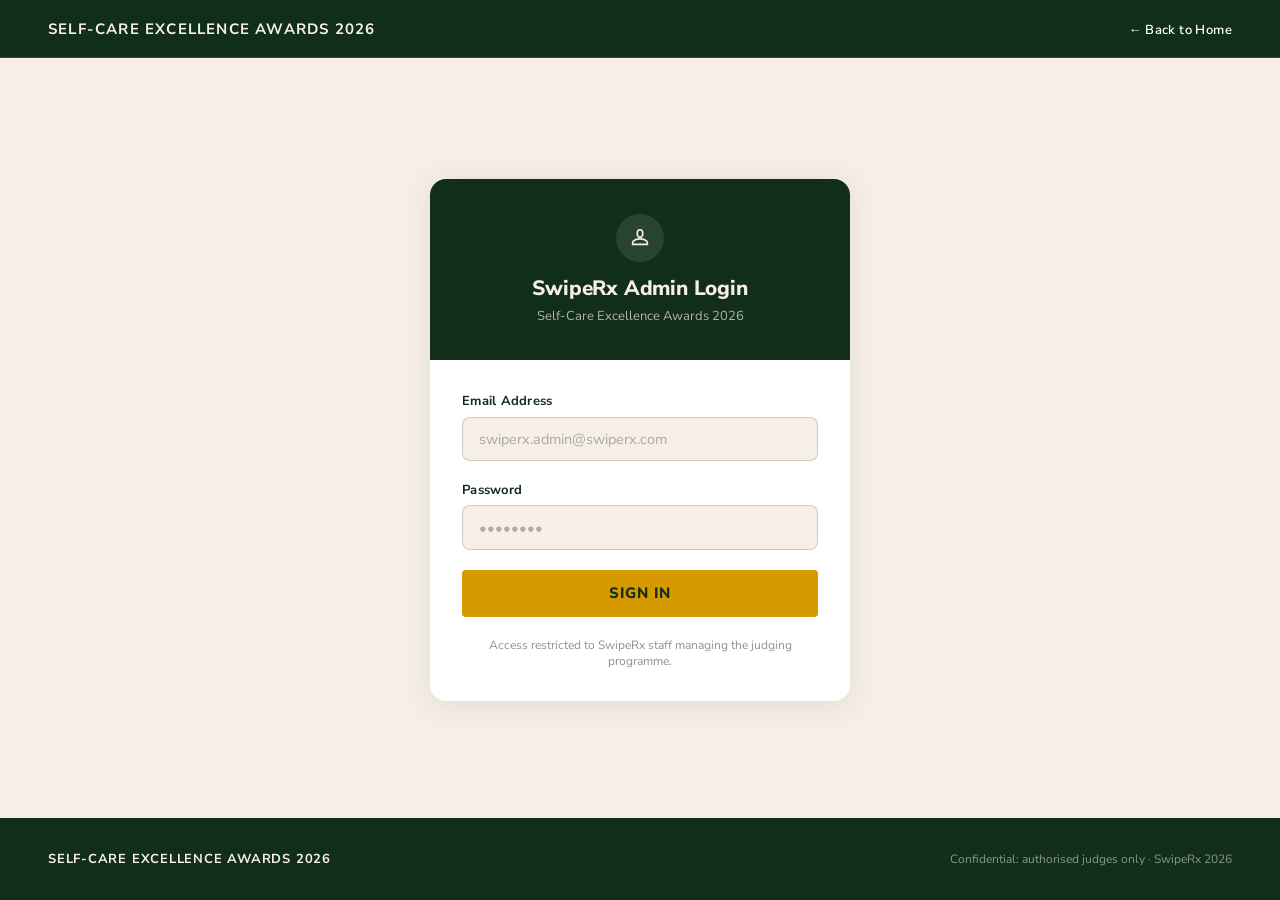
<file: login-admin.html>
<!DOCTYPE html>
<html lang="en">
<head>
<meta charset="UTF-8" />
<meta name="viewport" content="width=device-width, initial-scale=1.0" />
<title>Admin Login | Self-Care Excellence Awards 2026</title>
<link href="https://fonts.googleapis.com/css2?family=Nunito+Sans:ital,opsz,wght@0,6..12,300;0,6..12,400;0,6..12,600;0,6..12,700;0,6..12,800;1,6..12,300;1,6..12,400&display=swap" rel="stylesheet">
<link rel="stylesheet" href="assets/css/style.css" />
<style>
  body { display: flex; flex-direction: column; min-height: 100vh; }
  .auth-section { flex: 1; display: flex; align-items: center; margin-top: 62px; }
  .auth-section .container { width: 100%; }
  .auth-banner .icon-circle {
    width: 48px; height: 48px; border-radius: 50%;
    background: rgba(255,255,255,0.1); display: flex; align-items: center; justify-content: center;
    margin: 0 auto 0.75rem;
  }
</style>
</head>
<body>

<!-- NAV -->
<nav id="top">
  <a href="index.html" class="nav-logo">Self-Care Excellence Awards 2026</a>
  <button class="nav-hamburger" aria-label="Toggle navigation" aria-expanded="false">
    <span></span><span></span><span></span>
  </button>
  <ul class="nav-links">
    <li><a href="index.html">&larr; Back to Home</a></li>
  </ul>
</nav>

<main class="auth-section">
  <div class="container">
    <div class="auth-wrap">
      <div class="auth-banner">
        <div class="icon-circle">
          <svg xmlns="http://www.w3.org/2000/svg" width="22" height="22" viewBox="0 0 24 24" fill="none" stroke="#f7efe6" stroke-width="1.8">
            <path d="M12 11c1.657 0 3-1.79 3-4s-1.343-4-3-4-3 1.79-3 4 1.343 4 3 4zm0 2c-2.67 0-8 1.34-8 4v2h16v-2c0-2.66-5.33-4-8-4z"/>
          </svg>
        </div>
        <h1>SwipeRx Admin Login</h1>
        <p>Self-Care Excellence Awards 2026</p>
      </div>

      <form id="loginForm" class="auth-form">
        <div class="form-group">
          <label for="email">Email Address</label>
          <input type="email" id="email" placeholder="swiperx.admin@swiperx.com" required />
        </div>
        <div class="form-group">
          <label for="password">Password</label>
          <input type="password" id="password" placeholder="••••••••" required />
        </div>

        <button type="submit" class="btn-primary btn-block">Sign In</button>

        <p class="auth-note">Access restricted to SwipeRx staff managing the judging programme.</p>
      </form>
    </div>
  </div>
</main>

<footer>
  <div class="footer-logo">Self-Care Excellence Awards 2026</div>
  <div class="footer-note">Confidential: authorised judges only · SwipeRx 2026</div>
</footer>

<script src="assets/js/nav.js"></script>
<script>
  document.getElementById('loginForm').addEventListener('submit', (e) => {
    e.preventDefault();
    window.location.href = 'admin-dashboard.html';
  });
</script>
</body>
</html>
</file>
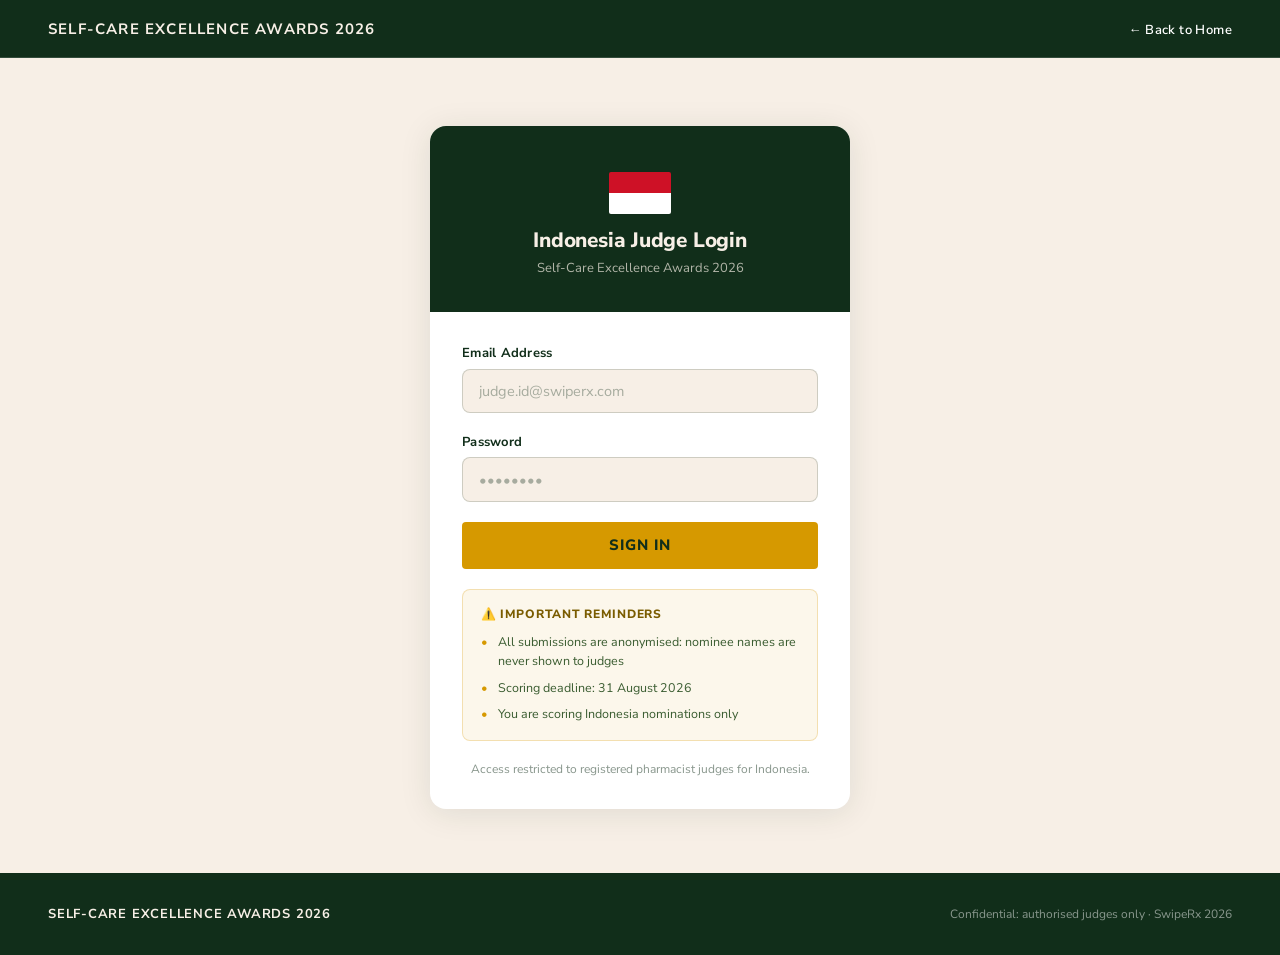
<file: login-indonesia.html>
<!DOCTYPE html>
<html lang="en">
<head>
<meta charset="UTF-8" />
<meta name="viewport" content="width=device-width, initial-scale=1.0" />
<title>Judge Login: Indonesia | Self-Care Excellence Awards 2026</title>
<link href="https://fonts.googleapis.com/css2?family=Nunito+Sans:ital,opsz,wght@0,6..12,300;0,6..12,400;0,6..12,600;0,6..12,700;0,6..12,800;1,6..12,300;1,6..12,400&display=swap" rel="stylesheet">
<link rel="stylesheet" href="assets/css/style.css" />
<style>
  body { display: flex; flex-direction: column; min-height: 100vh; }
  .auth-section { flex: 1; display: flex; align-items: center; margin-top: 62px; }
  .auth-section .container { width: 100%; }
</style>
</head>
<body>

<!-- NAV -->
<nav id="top">
  <a href="index.html" class="nav-logo">Self-Care Excellence Awards 2026</a>
  <button class="nav-hamburger" aria-label="Toggle navigation" aria-expanded="false">
    <span></span><span></span><span></span>
  </button>
  <ul class="nav-links">
    <li><a href="index.html">&larr; Back to Home</a></li>
  </ul>
</nav>

<main class="auth-section">
  <div class="container">
    <div class="auth-wrap">
      <div class="auth-banner">
        <div class="flag"><span class="flag-icon flag-id"></span></div>
        <h1>Indonesia Judge Login</h1>
        <p>Self-Care Excellence Awards 2026</p>
      </div>

      <form id="loginForm" class="auth-form">
        <div class="form-group">
          <label for="email">Email Address</label>
          <input type="email" id="email" placeholder="judge.id@swiperx.com" required />
        </div>
        <div class="form-group">
          <label for="password">Password</label>
          <input type="password" id="password" placeholder="••••••••" required />
        </div>
        <input type="hidden" id="language" value="en" />

        <button type="submit" class="btn-primary btn-block">Sign In</button>

        <div class="reminder-box">
          <p class="reminder-title">⚠️ Important Reminders</p>
          <ul>
            <li>All submissions are anonymised: nominee names are never shown to judges</li>
            <li>Scoring deadline: 31 August 2026</li>
            <li>You are scoring Indonesia nominations only</li>
          </ul>
        </div>

        <p class="auth-note">Access restricted to registered pharmacist judges for Indonesia.</p>
      </form>
    </div>
  </div>
</main>

<footer>
  <div class="footer-logo">Self-Care Excellence Awards 2026</div>
  <div class="footer-note">Confidential: authorised judges only · SwipeRx 2026</div>
</footer>

<script src="assets/js/nav.js"></script>
<script>
  // Demo only: real build posts to WP auth + redirects on success.
  document.getElementById('loginForm').addEventListener('submit', (e) => {
    e.preventDefault();
    const lang = document.getElementById('language').value;
    localStorage.setItem('wpdjLang', lang);
    localStorage.setItem('wpdjCountry', 'ID');
    window.location.href = `judge-dashboard.html?country=ID&lang=${lang}`;
  });
</script>
</body>
</html>
</file>
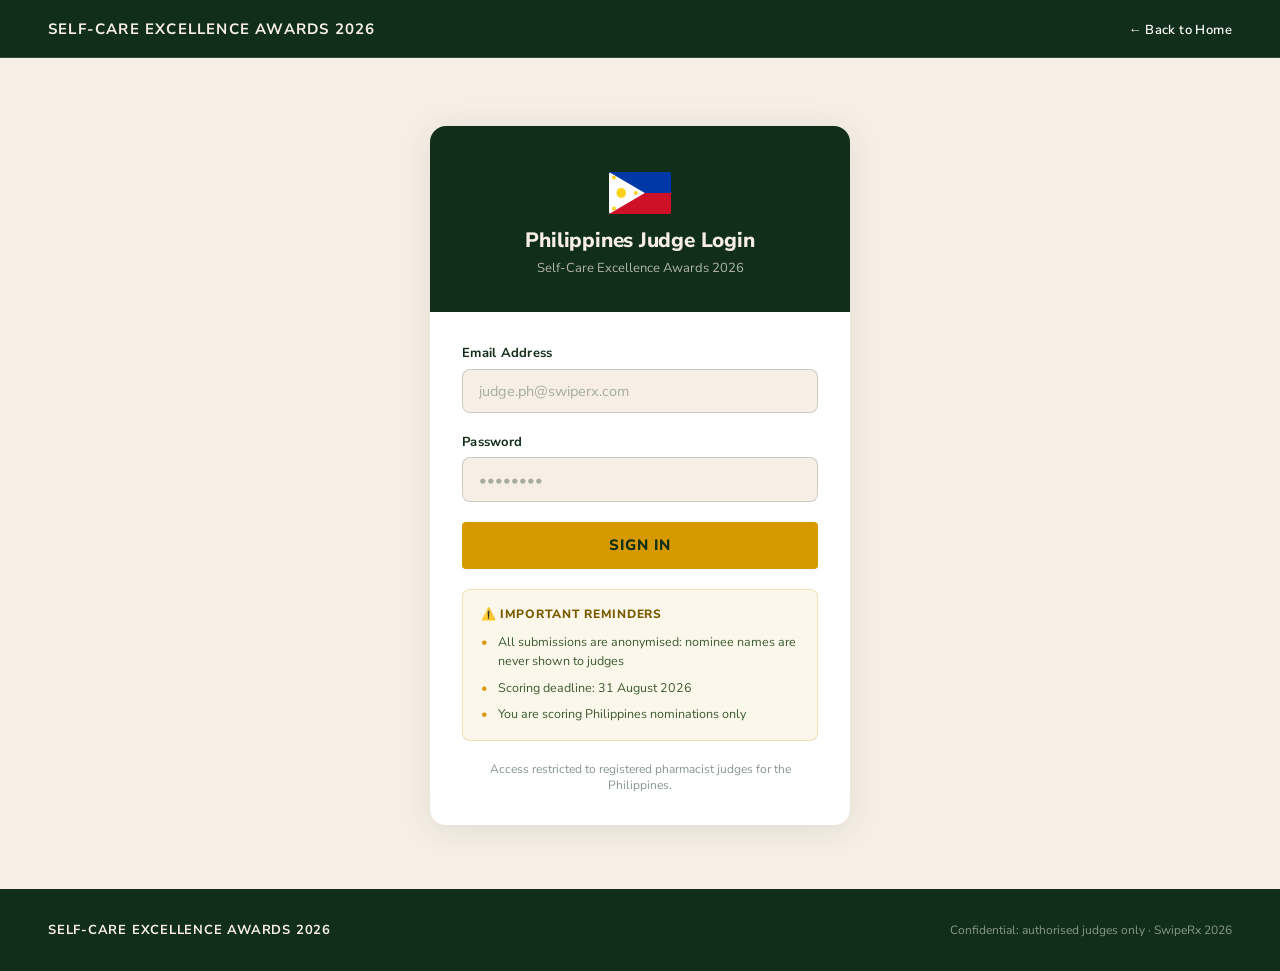
<file: login-philippines.html>
<!DOCTYPE html>
<html lang="en">
<head>
<meta charset="UTF-8" />
<meta name="viewport" content="width=device-width, initial-scale=1.0" />
<title>Judge Login: Philippines | Self-Care Excellence Awards 2026</title>
<link href="https://fonts.googleapis.com/css2?family=Nunito+Sans:ital,opsz,wght@0,6..12,300;0,6..12,400;0,6..12,600;0,6..12,700;0,6..12,800;1,6..12,300;1,6..12,400&display=swap" rel="stylesheet">
<link rel="stylesheet" href="assets/css/style.css" />
<style>
  body { display: flex; flex-direction: column; min-height: 100vh; }
  .auth-section { flex: 1; display: flex; align-items: center; margin-top: 62px; }
  .auth-section .container { width: 100%; }
</style>
</head>
<body>

<!-- NAV -->
<nav id="top">
  <a href="index.html" class="nav-logo">Self-Care Excellence Awards 2026</a>
  <button class="nav-hamburger" aria-label="Toggle navigation" aria-expanded="false">
    <span></span><span></span><span></span>
  </button>
  <ul class="nav-links">
    <li><a href="index.html">&larr; Back to Home</a></li>
  </ul>
</nav>

<main class="auth-section">
  <div class="container">
    <div class="auth-wrap">
      <div class="auth-banner">
        <div class="flag"><span class="flag-icon flag-ph"></span></div>
        <h1>Philippines Judge Login</h1>
        <p>Self-Care Excellence Awards 2026</p>
      </div>

      <form id="loginForm" class="auth-form">
        <div class="form-group">
          <label for="email">Email Address</label>
          <input type="email" id="email" placeholder="judge.ph@swiperx.com" required />
        </div>
        <div class="form-group">
          <label for="password">Password</label>
          <input type="password" id="password" placeholder="••••••••" required />
        </div>
        <input type="hidden" id="language" value="en" />

        <button type="submit" class="btn-primary btn-block">Sign In</button>

        <div class="reminder-box">
          <p class="reminder-title">⚠️ Important Reminders</p>
          <ul>
            <li>All submissions are anonymised: nominee names are never shown to judges</li>
            <li>Scoring deadline: 31 August 2026</li>
            <li>You are scoring Philippines nominations only</li>
          </ul>
        </div>

        <p class="auth-note">Access restricted to registered pharmacist judges for the Philippines.</p>
      </form>
    </div>
  </div>
</main>

<footer>
  <div class="footer-logo">Self-Care Excellence Awards 2026</div>
  <div class="footer-note">Confidential: authorised judges only · SwipeRx 2026</div>
</footer>

<script src="assets/js/nav.js"></script>
<script>
  // Demo only: real build posts to WP auth + redirects on success.
  document.getElementById('loginForm').addEventListener('submit', (e) => {
    e.preventDefault();
    const lang = document.getElementById('language').value;
    localStorage.setItem('wpdjLang', lang);
    localStorage.setItem('wpdjCountry', 'PH');
    window.location.href = `judge-dashboard.html?country=PH&lang=${lang}`;
  });
</script>
</body>
</html>
</file>
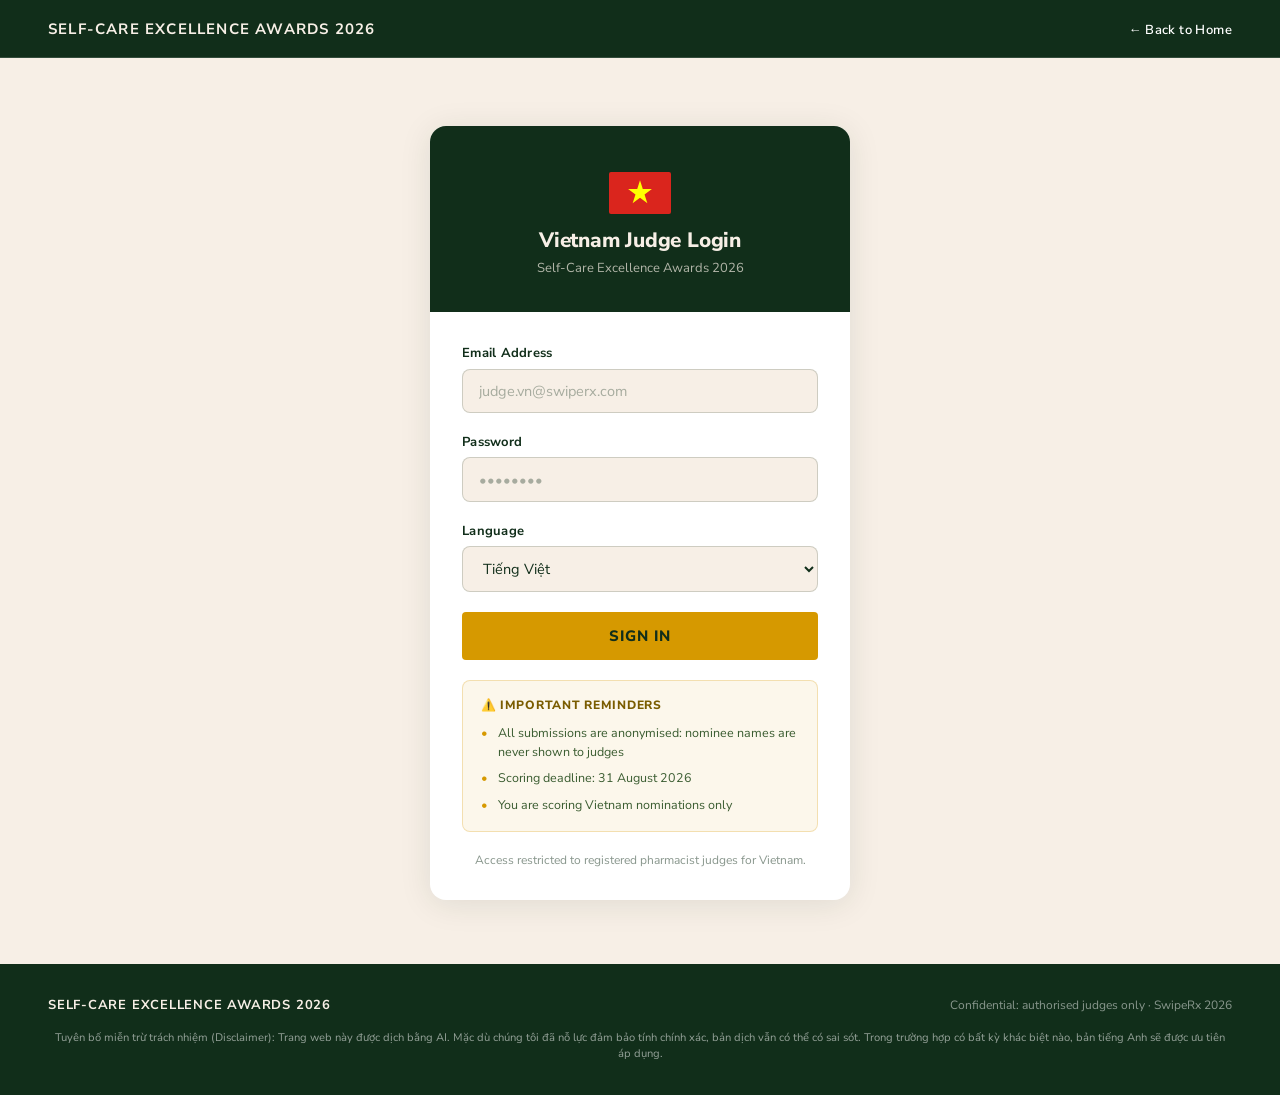
<file: login-vietnam.html>
<!DOCTYPE html>
<html lang="en">
<head>
<meta charset="UTF-8" />
<meta name="viewport" content="width=device-width, initial-scale=1.0" />
<title>Judge Login: Vietnam | Self-Care Excellence Awards 2026</title>
<link href="https://fonts.googleapis.com/css2?family=Nunito+Sans:ital,opsz,wght@0,6..12,300;0,6..12,400;0,6..12,600;0,6..12,700;0,6..12,800;1,6..12,300;1,6..12,400&display=swap" rel="stylesheet">
<link rel="stylesheet" href="assets/css/style.css" />
<style>
  body { display: flex; flex-direction: column; min-height: 100vh; }
  .auth-section { flex: 1; display: flex; align-items: center; margin-top: 62px; }
  .auth-section .container { width: 100%; }
</style>
</head>
<body>

<!-- NAV -->
<nav id="top">
  <a href="index.html" class="nav-logo">Self-Care Excellence Awards 2026</a>
  <button class="nav-hamburger" aria-label="Toggle navigation" aria-expanded="false">
    <span></span><span></span><span></span>
  </button>
  <ul class="nav-links">
    <li><a href="index.html">&larr; Back to Home</a></li>
  </ul>
</nav>

<main class="auth-section">
  <div class="container">
    <div class="auth-wrap">
      <div class="auth-banner">
        <div class="flag"><span class="flag-icon flag-vn"></span></div>
        <h1>Vietnam Judge Login</h1>
        <p>Self-Care Excellence Awards 2026</p>
      </div>

      <form id="loginForm" class="auth-form">
        <div class="form-group">
          <label for="email">Email Address</label>
          <input type="email" id="email" placeholder="judge.vn@swiperx.com" required />
        </div>
        <div class="form-group">
          <label for="password">Password</label>
          <input type="password" id="password" placeholder="••••••••" required />
        </div>
        <div class="form-group">
          <label for="language">Language</label>
          <select id="language">
            <option value="vi" selected>Tiếng Việt</option>
            <option value="en">English</option>
          </select>
        </div>

        <button type="submit" class="btn-primary btn-block">Sign In</button>

        <div class="reminder-box">
          <p class="reminder-title">⚠️ Important Reminders</p>
          <ul>
            <li>All submissions are anonymised: nominee names are never shown to judges</li>
            <li>Scoring deadline: 31 August 2026</li>
            <li>You are scoring Vietnam nominations only</li>
          </ul>
        </div>

        <p class="auth-note">Access restricted to registered pharmacist judges for Vietnam.</p>
      </form>
    </div>
  </div>
</main>

<footer>
  <div class="footer-logo">Self-Care Excellence Awards 2026</div>
  <div class="footer-note">Confidential: authorised judges only · SwipeRx 2026</div>
  <div class="footer-disclaimer hidden" data-vi-disclaimer>Tuyên bố miễn trừ trách nhiệm (Disclaimer): Trang web này được dịch bằng AI. Mặc dù chúng tôi đã nỗ lực đảm bảo tính chính xác, bản dịch vẫn có thể có sai sót. Trong trường hợp có bất kỳ khác biệt nào, bản tiếng Anh sẽ được ưu tiên áp dụng.</div>
</footer>

<script src="assets/js/nav.js"></script>
<script>
  // Demo only: real build posts to WP auth + redirects on success.
  const languageSelect = document.getElementById('language');
  const viDisclaimer = document.querySelector('[data-vi-disclaimer]');

  function syncViDisclaimer() {
    viDisclaimer?.classList.toggle('hidden', languageSelect.value !== 'vi');
  }
  languageSelect.addEventListener('change', syncViDisclaimer);
  syncViDisclaimer();

  document.getElementById('loginForm').addEventListener('submit', (e) => {
    e.preventDefault();
    const lang = languageSelect.value;
    localStorage.setItem('wpdjLang', lang);
    localStorage.setItem('wpdjCountry', 'VN');
    window.location.href = `judge-dashboard.html?country=VN&lang=${lang}`;
  });
</script>
</body>
</html>
</file>
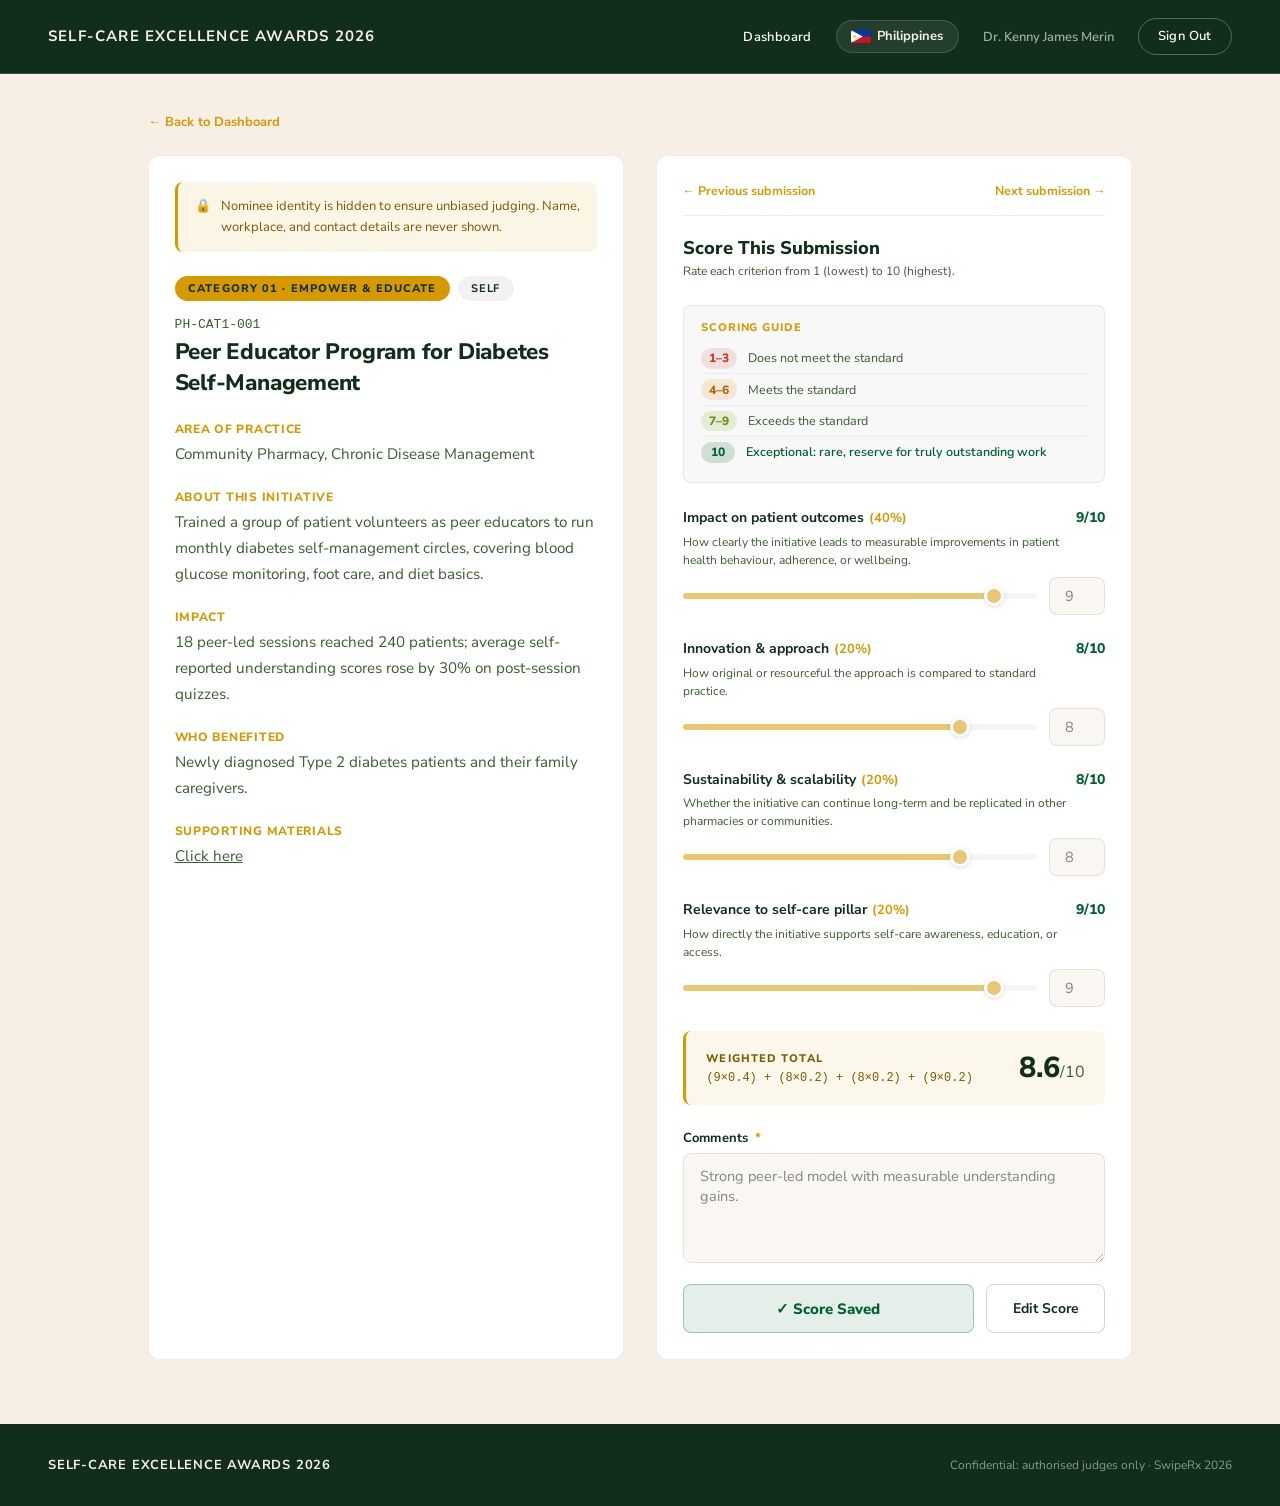
<file: scoring-cat1.html>
<!DOCTYPE html>
<html lang="en">
<head>
<meta charset="UTF-8" />
<meta name="viewport" content="width=device-width, initial-scale=1.0" />
<title>Score Submission: Category 01 | Self-Care Excellence Awards 2026</title>
<link href="https://fonts.googleapis.com/css2?family=Nunito+Sans:ital,opsz,wght@0,6..12,300;0,6..12,400;0,6..12,600;0,6..12,700;0,6..12,800;1,6..12,300;1,6..12,400&display=swap" rel="stylesheet">
<link rel="stylesheet" href="assets/css/style.css" />
<style>
  .back-link { display: inline-flex; align-items: center; gap: 0.4rem; font-size: 13px; font-weight: 700; color: var(--gold); text-decoration: none; margin-bottom: 1.5rem; }
  .back-link:hover { text-decoration: underline; }
  .submission-code { font-family: 'Courier New', monospace; font-size: 13px; color: var(--body-text); margin-bottom: 0.25rem; }
  .submission-title { font-size: 1.4rem; font-weight: 800; color: var(--forest); margin-bottom: 1.4rem; letter-spacing: -0.01em; }
  .field-block { margin-bottom: 1.3rem; }
  .field-block:last-child { margin-bottom: 0; }
  .field-label { font-size: 12px; font-weight: 800; text-transform: uppercase; letter-spacing: 0.06em; color: var(--gold); margin-bottom: 0.35rem; }
  .field-value { font-size: 0.95rem; color: var(--body-text); line-height: 1.7; }
  .score-row { margin-bottom: 1.5rem; }
  .score-row-head { display: flex; justify-content: space-between; align-items: flex-start; margin-bottom: 0.5rem; }
  .score-row-head label { display: block; font-size: 14px; font-weight: 700; color: var(--forest); }
  .score-row-head .weight { font-weight: 700; color: var(--gold); font-size: 13px; margin-left: 0.35rem; }
  .criterion-desc { font-size: 12px; color: var(--body-text); line-height: 1.5; margin-top: 0.35rem; }
  .score-row-head .value { font-size: 14px; font-weight: 800; color: var(--forest-light); }
  .score-input-row { display: flex; align-items: center; gap: 0.75rem; }
  .total-box {
    background: rgba(214, 153, 0, 0.08);
    border-left: 3px solid var(--gold);
    border-radius: 8px;
    padding: 1.1rem 1.3rem;
    display: flex;
    align-items: center;
    justify-content: space-between;
    margin-bottom: 1.5rem;
  }
  .total-box .label { font-size: 11px; font-weight: 800; letter-spacing: 0.1em; text-transform: uppercase; color: #7a5c00; margin-bottom: 0.3rem; }
  .total-box .formula { font-size: 12px; color: #7a5c00; font-family: 'Courier New', monospace; }
  .total-box .total { font-size: 1.8rem; font-weight: 800; color: var(--forest); }
  .total-box .total .of10 { font-size: 1rem; font-weight: 400; color: var(--body-text); }
  .form-actions { display: flex; gap: 0.75rem; margin-top: 0.5rem; }
  .submission-nav { display: flex; justify-content: space-between; align-items: center; margin-bottom: 1.2rem; padding-bottom: 1rem; border-bottom: 1px solid rgba(17, 46, 26, 0.08); }
  .submission-nav-link { font-size: 12.5px; font-weight: 700; color: var(--gold); text-decoration: none; display: inline-flex; align-items: center; gap: 0.3rem; }
  .submission-nav-link:hover { text-decoration: underline; }
</style>
</head>
<body data-category="CAT1">

<!-- NAV -->
<nav id="top">
  <a href="judge-dashboard.html" data-guard-link class="nav-logo">Self-Care Excellence Awards 2026</a>
  <button class="nav-hamburger" aria-label="Toggle navigation" aria-expanded="false">
    <span></span><span></span><span></span>
  </button>
  <ul class="nav-links">
    <li><a href="judge-dashboard.html" data-guard-link>Dashboard</a></li>
    <li><span class="nav-pill"><span class="flag-icon flag-ph" data-judge-flag></span> <span data-judge-country>Philippines</span></span></li>
    <li><span class="nav-meta" data-judge-name>Dr. Kenny James Merin</span></li>
    <li><a href="index.html" data-guard-link class="btn-outline-light">Sign Out</a></li>
  </ul>
</nav>

<main class="page-body" style="margin-top: 62px;">
  <div class="container">

    <a href="judge-dashboard.html" data-guard-link class="back-link">&larr; Back to Dashboard</a>

    <div class="grid-2">

      <!-- Submission details -->
      <section class="card">
        <div class="notice notice-gold" style="margin-bottom:1.5rem;">
          <span>🔒</span>
          <span>Nominee identity is hidden to ensure unbiased judging. Name, workplace, and contact details are never shown.</span>
        </div>

        <div style="display:flex; flex-wrap:wrap; gap:0.5rem; margin-bottom:1rem;">
          <span class="badge-cat">Category 01 · Empower &amp; Educate</span>
          <span class="badge-entry" data-field="entryType">Self</span>
        </div>

        <p class="submission-code" data-field="code">PH-CAT1-003</p>
        <h1 class="submission-title" data-field="title">Community Medication Literacy Workshops</h1>

        <div class="field-block">
          <p class="field-label">Area of Practice</p>
          <p class="field-value" data-field="area">Community Pharmacy, Rural Outreach</p>
        </div>
        <div class="field-block">
          <p class="field-label">About This Initiative</p>
          <p class="field-value" data-field="about">
            Launched a monthly medication literacy workshop series across five barangay health centres,
            teaching patients how to read prescription labels, understand dosage timing, and recognise
            common drug interactions using plain-language visual aids.
          </p>
        </div>
        <div class="field-block">
          <p class="field-label">Impact</p>
          <p class="field-value" data-field="impact">
            Over 600 patients attended across 12 sessions in 6 months. Post-workshop surveys showed a 45%
            improvement in correct medication self-administration and a marked drop in reported adherence errors.
          </p>
        </div>
        <div class="field-block">
          <p class="field-label">Who Benefited</p>
          <p class="field-value" data-field="who">
            Elderly patients on chronic polypharmacy regimens, and caregivers of patients with limited health literacy.
          </p>
        </div>
        <div class="field-block">
          <p class="field-label">Supporting Materials</p>
          <p class="field-value" data-field="materials">-</p>
        </div>
      </section>

      <!-- Scoring form -->
      <section class="card sticky-col">
        <div class="submission-nav">
          <a href="scoring-cat4.html" data-guard-link class="submission-nav-link" data-nav-prev>&larr; Previous submission</a>
          <a href="scoring-cat2.html" data-guard-link class="submission-nav-link" data-nav-next>Next submission &rarr;</a>
        </div>
        <h2 style="font-size:1.15rem; font-weight:800; color:var(--forest); margin-bottom:0.2rem;">Score This Submission</h2>
        <p style="font-size:12px; color:var(--body-text); margin-bottom:1.6rem;">Rate each criterion from 1 (lowest) to 10 (highest).</p>

        <div class="scoring-guide">
          <p class="guide-title">Scoring Guide</p>
          <div class="scoring-guide-row">
            <span class="range">1–3</span>
            <span class="desc">Does not meet the standard</span>
          </div>
          <div class="scoring-guide-row">
            <span class="range">4–6</span>
            <span class="desc">Meets the standard</span>
          </div>
          <div class="scoring-guide-row">
            <span class="range">7–9</span>
            <span class="desc">Exceeds the standard</span>
          </div>
          <div class="scoring-guide-row exceptional">
            <span class="range">10</span>
            <span class="desc">Exceptional: rare, reserve for truly outstanding work</span>
          </div>
        </div>

        <form id="scoreForm" data-scoring-form data-weights="0.4,0.2,0.2,0.2">

          <div class="score-row" data-score-row>
            <div class="score-row-head">
              <div>
                <label>Impact on patient outcomes<span class="weight">(40%)</span></label>
                <p class="criterion-desc">How clearly the initiative leads to measurable improvements in patient health behaviour, adherence, or wellbeing.</p>
              </div>
              <span class="value"><span data-score-display>0</span>/10</span>
            </div>
            <div class="score-input-row">
              <input type="range" min="0" max="10" value="0" class="slider-fill" />
              <input type="number" min="0" max="10" value="0" class="score-number" />
            </div>
          </div>

          <div class="score-row" data-score-row>
            <div class="score-row-head">
              <div>
                <label>Innovation &amp; approach<span class="weight">(20%)</span></label>
                <p class="criterion-desc">How original or resourceful the approach is compared to standard practice.</p>
              </div>
              <span class="value"><span data-score-display>0</span>/10</span>
            </div>
            <div class="score-input-row">
              <input type="range" min="0" max="10" value="0" class="slider-fill" />
              <input type="number" min="0" max="10" value="0" class="score-number" />
            </div>
          </div>

          <div class="score-row" data-score-row>
            <div class="score-row-head">
              <div>
                <label>Sustainability &amp; scalability<span class="weight">(20%)</span></label>
                <p class="criterion-desc">Whether the initiative can continue long-term and be replicated in other pharmacies or communities.</p>
              </div>
              <span class="value"><span data-score-display>0</span>/10</span>
            </div>
            <div class="score-input-row">
              <input type="range" min="0" max="10" value="0" class="slider-fill" />
              <input type="number" min="0" max="10" value="0" class="score-number" />
            </div>
          </div>

          <div class="score-row" data-score-row>
            <div class="score-row-head">
              <div>
                <label>Relevance to self-care pillar<span class="weight">(20%)</span></label>
                <p class="criterion-desc">How directly the initiative supports self-care awareness, education, or access.</p>
              </div>
              <span class="value"><span data-score-display>0</span>/10</span>
            </div>
            <div class="score-input-row">
              <input type="range" min="0" max="10" value="0" class="slider-fill" />
              <input type="number" min="0" max="10" value="0" class="score-number" />
            </div>
          </div>

          <div class="total-box">
            <div>
              <p class="label">Weighted Total</p>
              <p id="liveFormula" class="formula"></p>
            </div>
            <p class="total"><span id="liveTotal">0.0</span><span class="of10">/10</span></p>
          </div>

          <div class="form-group" style="margin-bottom: 1.3rem;">
            <label for="comments">Comments <span class="req">*</span></label>
            <textarea id="comments" rows="4" placeholder="Share your rationale for this score..."></textarea>
            <p id="commentsHint" class="form-hint-error hidden">Comments are required before you can save this score.</p>
          </div>

          <div class="form-actions" data-form-actions>
            <button id="saveBtn" type="submit" disabled class="btn-submit" style="flex:1;">Save Score</button>
            <a href="judge-dashboard.html" data-guard-link class="btn-outline">Cancel</a>
          </div>

          <div class="form-actions hidden" data-saved-actions>
            <button type="button" class="btn-saved" style="flex:1;" disabled>✓ Score Saved</button>
            <button type="button" id="editScoreBtn" class="btn-outline">Edit Score</button>
          </div>
        </form>
      </section>
    </div>
  </div>
</main>

<!-- Unsaved changes modal -->
<div id="unsavedModal" class="modal-backdrop">
  <div class="modal-panel">
    <h3>Discard changes?</h3>
    <p>You have unsaved changes on this scoring form. Leaving now will discard them.</p>
    <div class="modal-actions">
      <button id="unsavedStay" class="btn-outline">Stay</button>
      <button id="unsavedLeave" class="btn-danger">Leave Anyway</button>
    </div>
  </div>
</div>

<!-- Save toast -->
<div id="toast" class="toast">
  <span class="check">✓</span> Score saved successfully.
</div>

<footer>
  <div class="footer-logo">Self-Care Excellence Awards 2026</div>
  <div class="footer-note">Confidential: authorised judges only · SwipeRx 2026</div>
  <div class="footer-disclaimer hidden" data-vi-disclaimer>Tuyên bố miễn trừ trách nhiệm (Disclaimer): Trang web này được dịch bằng AI. Mặc dù chúng tôi đã nỗ lực đảm bảo tính chính xác, bản dịch vẫn có thể có sai sót. Trong trường hợp có bất kỳ khác biệt nào, bản tiếng Anh sẽ được ưu tiên áp dụng.</div>
</footer>

<script src="assets/js/i18n.js"></script>
<script src="assets/js/nav.js"></script>
<script src="assets/js/judge-country.js"></script>
<script src="assets/js/submissions-data.js"></script>
<script src="assets/js/scoring.js"></script>
</body>
</html>
</file>
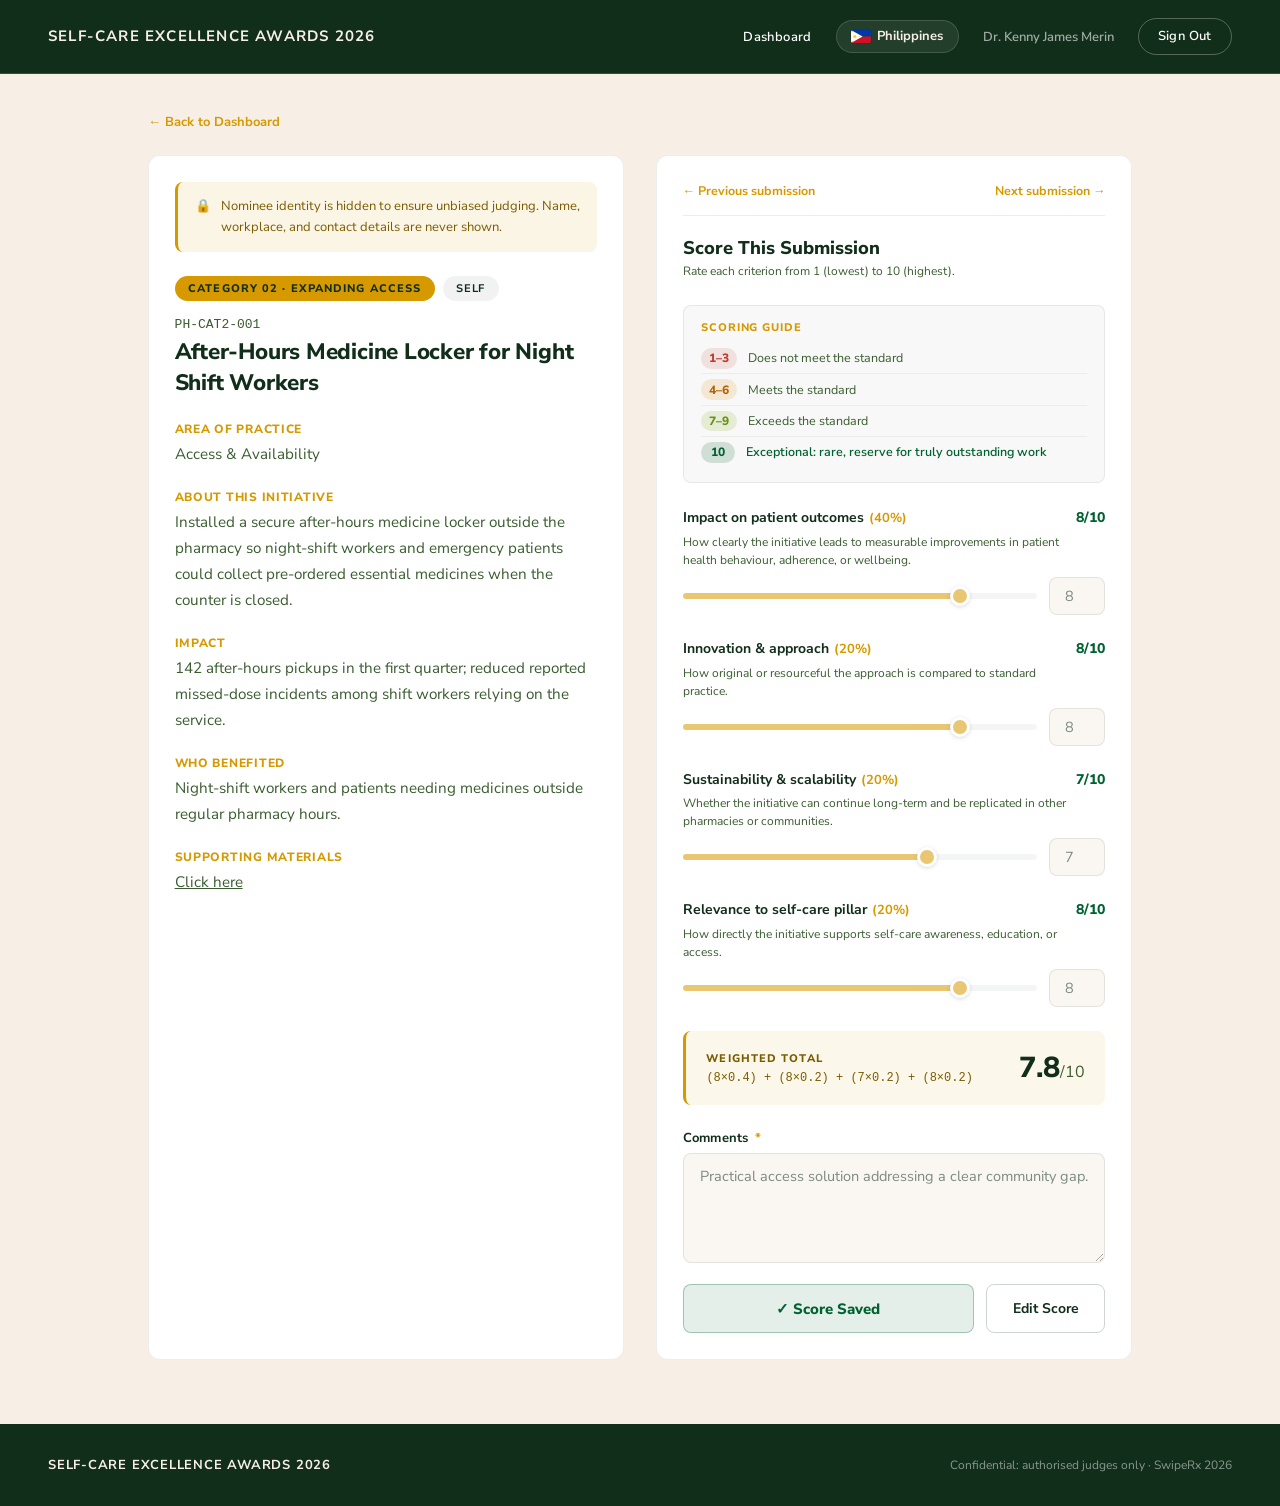
<file: scoring-cat2.html>
<!DOCTYPE html>
<html lang="en">
<head>
<meta charset="UTF-8" />
<meta name="viewport" content="width=device-width, initial-scale=1.0" />
<title>Score Submission: Category 02 | Self-Care Excellence Awards 2026</title>
<link href="https://fonts.googleapis.com/css2?family=Nunito+Sans:ital,opsz,wght@0,6..12,300;0,6..12,400;0,6..12,600;0,6..12,700;0,6..12,800;1,6..12,300;1,6..12,400&display=swap" rel="stylesheet">
<link rel="stylesheet" href="assets/css/style.css" />
<style>
  .back-link { display: inline-flex; align-items: center; gap: 0.4rem; font-size: 13px; font-weight: 700; color: var(--gold); text-decoration: none; margin-bottom: 1.5rem; }
  .back-link:hover { text-decoration: underline; }
  .submission-code { font-family: 'Courier New', monospace; font-size: 13px; color: var(--body-text); margin-bottom: 0.25rem; }
  .submission-title { font-size: 1.4rem; font-weight: 800; color: var(--forest); margin-bottom: 1.4rem; letter-spacing: -0.01em; }
  .field-block { margin-bottom: 1.3rem; }
  .field-block:last-child { margin-bottom: 0; }
  .field-label { font-size: 12px; font-weight: 800; text-transform: uppercase; letter-spacing: 0.06em; color: var(--gold); margin-bottom: 0.35rem; }
  .field-value { font-size: 0.95rem; color: var(--body-text); line-height: 1.7; }
  .score-row { margin-bottom: 1.5rem; }
  .score-row-head { display: flex; justify-content: space-between; align-items: flex-start; margin-bottom: 0.5rem; }
  .score-row-head label { display: block; font-size: 14px; font-weight: 700; color: var(--forest); }
  .score-row-head .weight { font-weight: 700; color: var(--gold); font-size: 13px; margin-left: 0.35rem; }
  .criterion-desc { font-size: 12px; color: var(--body-text); line-height: 1.5; margin-top: 0.35rem; }
  .score-row-head .value { font-size: 14px; font-weight: 800; color: var(--forest-light); }
  .score-input-row { display: flex; align-items: center; gap: 0.75rem; }
  .total-box {
    background: rgba(214, 153, 0, 0.08);
    border-left: 3px solid var(--gold);
    border-radius: 8px;
    padding: 1.1rem 1.3rem;
    display: flex;
    align-items: center;
    justify-content: space-between;
    margin-bottom: 1.5rem;
  }
  .total-box .label { font-size: 11px; font-weight: 800; letter-spacing: 0.1em; text-transform: uppercase; color: #7a5c00; margin-bottom: 0.3rem; }
  .total-box .formula { font-size: 12px; color: #7a5c00; font-family: 'Courier New', monospace; }
  .total-box .total { font-size: 1.8rem; font-weight: 800; color: var(--forest); }
  .total-box .total .of10 { font-size: 1rem; font-weight: 400; color: var(--body-text); }
  .form-actions { display: flex; gap: 0.75rem; margin-top: 0.5rem; }
  .submission-nav { display: flex; justify-content: space-between; align-items: center; margin-bottom: 1.2rem; padding-bottom: 1rem; border-bottom: 1px solid rgba(17, 46, 26, 0.08); }
  .submission-nav-link { font-size: 12.5px; font-weight: 700; color: var(--gold); text-decoration: none; display: inline-flex; align-items: center; gap: 0.3rem; }
  .submission-nav-link:hover { text-decoration: underline; }
</style>
</head>
<body data-category="CAT2">

<!-- NAV -->
<nav id="top">
  <a href="judge-dashboard.html" data-guard-link class="nav-logo">Self-Care Excellence Awards 2026</a>
  <button class="nav-hamburger" aria-label="Toggle navigation" aria-expanded="false">
    <span></span><span></span><span></span>
  </button>
  <ul class="nav-links">
    <li><a href="judge-dashboard.html" data-guard-link>Dashboard</a></li>
    <li><span class="nav-pill"><span class="flag-icon flag-ph" data-judge-flag></span> <span data-judge-country>Philippines</span></span></li>
    <li><span class="nav-meta" data-judge-name>Dr. Kenny James Merin</span></li>
    <li><a href="index.html" data-guard-link class="btn-outline-light">Sign Out</a></li>
  </ul>
</nav>

<main class="page-body" style="margin-top: 62px;">
  <div class="container">

    <a href="judge-dashboard.html" data-guard-link class="back-link">&larr; Back to Dashboard</a>

    <div class="grid-2">

      <!-- Submission details -->
      <section class="card">
        <div class="notice notice-gold" style="margin-bottom:1.5rem;">
          <span>🔒</span>
          <span>Nominee identity is hidden to ensure unbiased judging. Name, workplace, and contact details are never shown.</span>
        </div>

        <div style="display:flex; flex-wrap:wrap; gap:0.5rem; margin-bottom:1rem;">
          <span class="badge-cat">Category 02 · Expanding Access</span>
          <span class="badge-entry" data-field="entryType">Individual</span>
        </div>

        <p class="submission-code" data-field="code">PH-CAT2-007</p>
        <h1 class="submission-title" data-field="title">Mobile Self-Care Kiosk for Remote Barangays</h1>

        <div class="field-block">
          <p class="field-label">Area of Practice</p>
          <p class="field-value" data-field="area">Community Pharmacy, Mobile Outreach</p>
        </div>
        <div class="field-block">
          <p class="field-label">About This Initiative</p>
          <p class="field-value" data-field="about">
            Set up a weekly mobile self-care kiosk that travels to remote barangays with no permanent pharmacy,
            offering low-cost over-the-counter essentials, basic health screenings, and guided product selection
            for common self-care needs.
          </p>
        </div>
        <div class="field-block">
          <p class="field-label">Impact</p>
          <p class="field-value" data-field="impact">
            Reached 9 previously underserved barangays and served over 850 residents in 4 months, cutting the
            average travel distance to access self-care products from 12km to under 1km.
          </p>
        </div>
        <div class="field-block">
          <p class="field-label">Who Benefited</p>
          <p class="field-value" data-field="who">
            Residents of geographically isolated communities with limited transport access to town-centre pharmacies.
          </p>
        </div>
        <div class="field-block">
          <p class="field-label">Supporting Materials</p>
          <p class="field-value" data-field="materials">-</p>
        </div>
      </section>

      <!-- Scoring form -->
      <section class="card sticky-col">
        <div class="submission-nav">
          <a href="scoring-cat1.html" data-guard-link class="submission-nav-link" data-nav-prev>&larr; Previous submission</a>
          <a href="scoring-cat3.html" data-guard-link class="submission-nav-link" data-nav-next>Next submission &rarr;</a>
        </div>
        <h2 style="font-size:1.15rem; font-weight:800; color:var(--forest); margin-bottom:0.2rem;">Score This Submission</h2>
        <p style="font-size:12px; color:var(--body-text); margin-bottom:1.6rem;">Rate each criterion from 1 (lowest) to 10 (highest).</p>

        <div class="scoring-guide">
          <p class="guide-title">Scoring Guide</p>
          <div class="scoring-guide-row">
            <span class="range">1–3</span>
            <span class="desc">Does not meet the standard</span>
          </div>
          <div class="scoring-guide-row">
            <span class="range">4–6</span>
            <span class="desc">Meets the standard</span>
          </div>
          <div class="scoring-guide-row">
            <span class="range">7–9</span>
            <span class="desc">Exceeds the standard</span>
          </div>
          <div class="scoring-guide-row exceptional">
            <span class="range">10</span>
            <span class="desc">Exceptional: rare, reserve for truly outstanding work</span>
          </div>
        </div>

        <form id="scoreForm" data-scoring-form data-weights="0.4,0.2,0.2,0.2">

          <div class="score-row" data-score-row>
            <div class="score-row-head">
              <div>
                <label>Impact on patient outcomes<span class="weight">(40%)</span></label>
                <p class="criterion-desc">How clearly the initiative leads to measurable improvements in patient health behaviour, adherence, or wellbeing.</p>
              </div>
              <span class="value"><span data-score-display>0</span>/10</span>
            </div>
            <div class="score-input-row">
              <input type="range" min="0" max="10" value="0" class="slider-fill" />
              <input type="number" min="0" max="10" value="0" class="score-number" />
            </div>
          </div>

          <div class="score-row" data-score-row>
            <div class="score-row-head">
              <div>
                <label>Innovation &amp; approach<span class="weight">(20%)</span></label>
                <p class="criterion-desc">How original or resourceful the approach is compared to standard practice.</p>
              </div>
              <span class="value"><span data-score-display>0</span>/10</span>
            </div>
            <div class="score-input-row">
              <input type="range" min="0" max="10" value="0" class="slider-fill" />
              <input type="number" min="0" max="10" value="0" class="score-number" />
            </div>
          </div>

          <div class="score-row" data-score-row>
            <div class="score-row-head">
              <div>
                <label>Sustainability &amp; scalability<span class="weight">(20%)</span></label>
                <p class="criterion-desc">Whether the initiative can continue long-term and be replicated in other pharmacies or communities.</p>
              </div>
              <span class="value"><span data-score-display>0</span>/10</span>
            </div>
            <div class="score-input-row">
              <input type="range" min="0" max="10" value="0" class="slider-fill" />
              <input type="number" min="0" max="10" value="0" class="score-number" />
            </div>
          </div>

          <div class="score-row" data-score-row>
            <div class="score-row-head">
              <div>
                <label>Relevance to self-care pillar<span class="weight">(20%)</span></label>
                <p class="criterion-desc">How directly the initiative supports self-care awareness, education, or access.</p>
              </div>
              <span class="value"><span data-score-display>0</span>/10</span>
            </div>
            <div class="score-input-row">
              <input type="range" min="0" max="10" value="0" class="slider-fill" />
              <input type="number" min="0" max="10" value="0" class="score-number" />
            </div>
          </div>

          <div class="total-box">
            <div>
              <p class="label">Weighted Total</p>
              <p id="liveFormula" class="formula"></p>
            </div>
            <p class="total"><span id="liveTotal">0.0</span><span class="of10">/10</span></p>
          </div>

          <div class="form-group" style="margin-bottom: 1.3rem;">
            <label for="comments">Comments <span class="req">*</span></label>
            <textarea id="comments" rows="4" placeholder="Share your rationale for this score..."></textarea>
            <p id="commentsHint" class="form-hint-error hidden">Comments are required before you can save this score.</p>
          </div>

          <div class="form-actions" data-form-actions>
            <button id="saveBtn" type="submit" disabled class="btn-submit" style="flex:1;">Save Score</button>
            <a href="judge-dashboard.html" data-guard-link class="btn-outline">Cancel</a>
          </div>

          <div class="form-actions hidden" data-saved-actions>
            <button type="button" class="btn-saved" style="flex:1;" disabled>✓ Score Saved</button>
            <button type="button" id="editScoreBtn" class="btn-outline">Edit Score</button>
          </div>
        </form>
      </section>
    </div>
  </div>
</main>

<!-- Unsaved changes modal -->
<div id="unsavedModal" class="modal-backdrop">
  <div class="modal-panel">
    <h3>Discard changes?</h3>
    <p>You have unsaved changes on this scoring form. Leaving now will discard them.</p>
    <div class="modal-actions">
      <button id="unsavedStay" class="btn-outline">Stay</button>
      <button id="unsavedLeave" class="btn-danger">Leave Anyway</button>
    </div>
  </div>
</div>

<!-- Save toast -->
<div id="toast" class="toast">
  <span class="check">✓</span> Score saved successfully.
</div>

<footer>
  <div class="footer-logo">Self-Care Excellence Awards 2026</div>
  <div class="footer-note">Confidential: authorised judges only · SwipeRx 2026</div>
  <div class="footer-disclaimer hidden" data-vi-disclaimer>Tuyên bố miễn trừ trách nhiệm (Disclaimer): Trang web này được dịch bằng AI. Mặc dù chúng tôi đã nỗ lực đảm bảo tính chính xác, bản dịch vẫn có thể có sai sót. Trong trường hợp có bất kỳ khác biệt nào, bản tiếng Anh sẽ được ưu tiên áp dụng.</div>
</footer>

<script src="assets/js/i18n.js"></script>
<script src="assets/js/nav.js"></script>
<script src="assets/js/judge-country.js"></script>
<script src="assets/js/submissions-data.js"></script>
<script src="assets/js/scoring.js"></script>
</body>
</html>
</file>
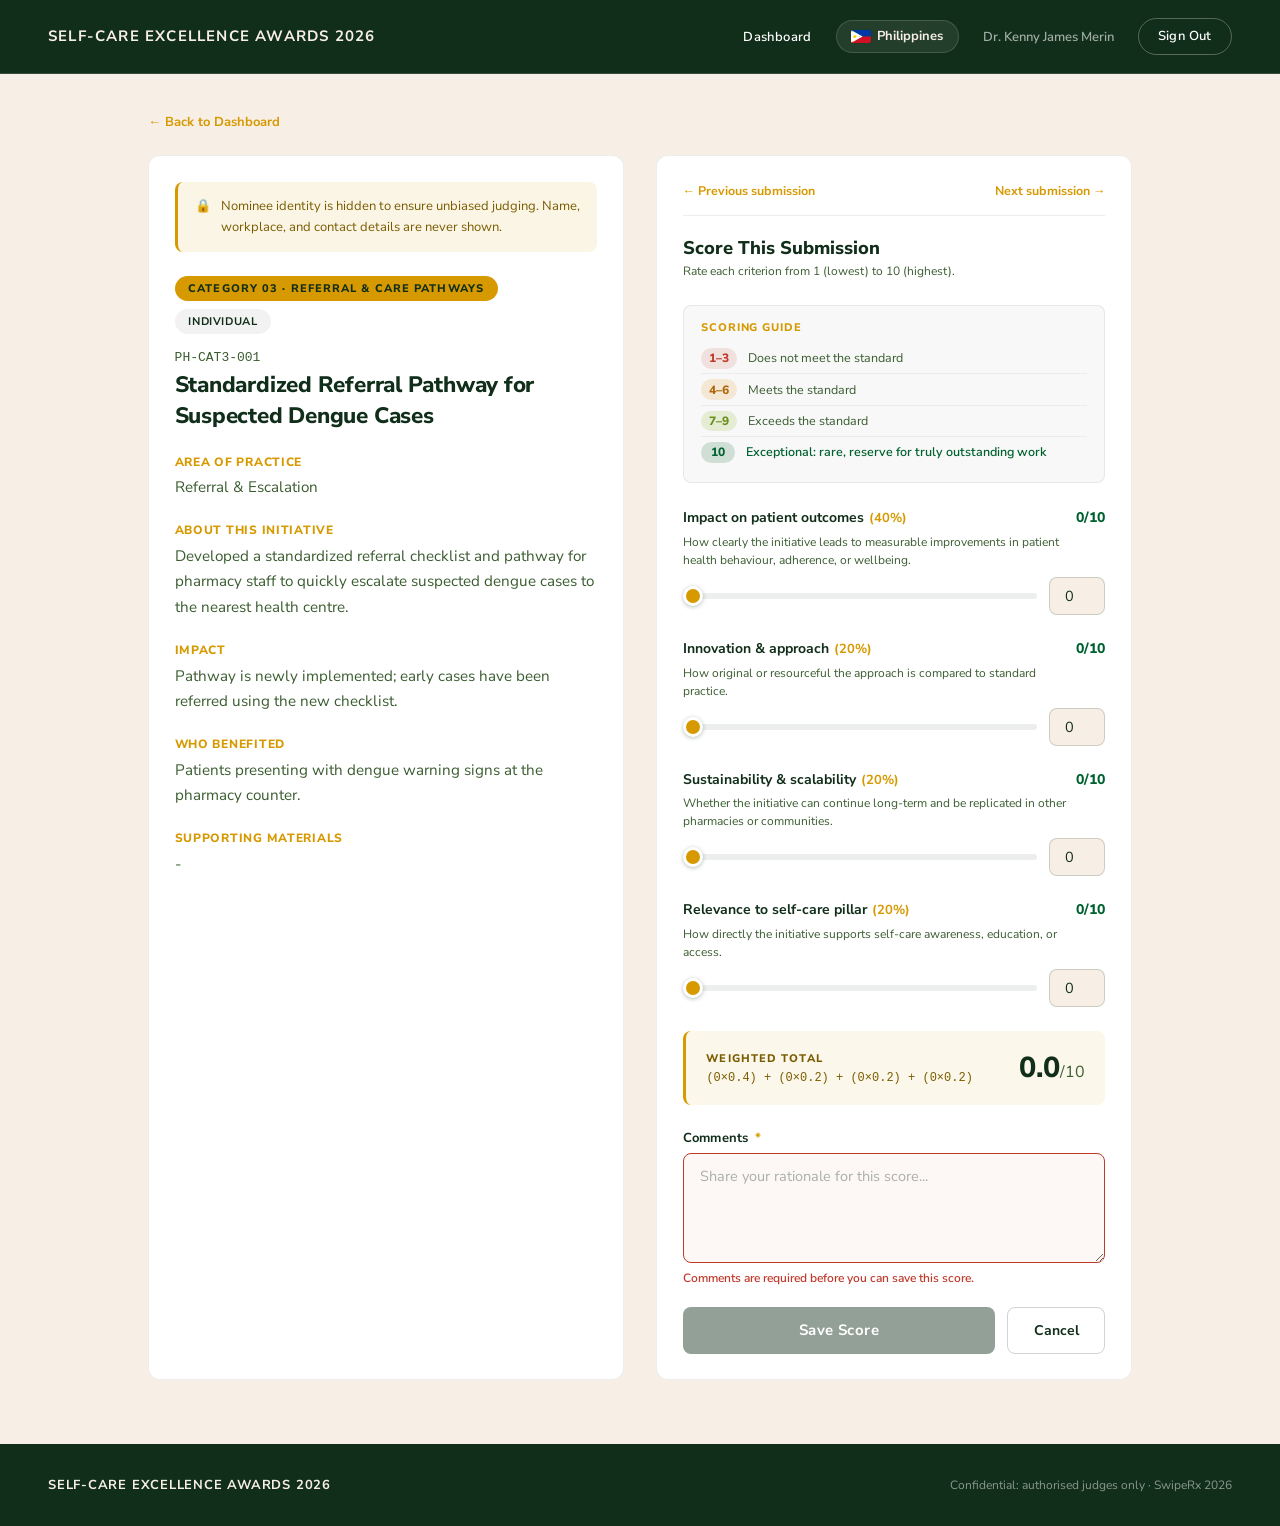
<file: scoring-cat3.html>
<!DOCTYPE html>
<html lang="en">
<head>
<meta charset="UTF-8" />
<meta name="viewport" content="width=device-width, initial-scale=1.0" />
<title>Score Submission: Category 03 | Self-Care Excellence Awards 2026</title>
<link href="https://fonts.googleapis.com/css2?family=Nunito+Sans:ital,opsz,wght@0,6..12,300;0,6..12,400;0,6..12,600;0,6..12,700;0,6..12,800;1,6..12,300;1,6..12,400&display=swap" rel="stylesheet">
<link rel="stylesheet" href="assets/css/style.css" />
<style>
  .back-link { display: inline-flex; align-items: center; gap: 0.4rem; font-size: 13px; font-weight: 700; color: var(--gold); text-decoration: none; margin-bottom: 1.5rem; }
  .back-link:hover { text-decoration: underline; }
  .submission-code { font-family: 'Courier New', monospace; font-size: 13px; color: var(--body-text); margin-bottom: 0.25rem; }
  .submission-title { font-size: 1.4rem; font-weight: 800; color: var(--forest); margin-bottom: 1.4rem; letter-spacing: -0.01em; }
  .field-block { margin-bottom: 1.3rem; }
  .field-block:last-child { margin-bottom: 0; }
  .field-label { font-size: 12px; font-weight: 800; text-transform: uppercase; letter-spacing: 0.06em; color: var(--gold); margin-bottom: 0.35rem; }
  .field-value { font-size: 0.95rem; color: var(--body-text); line-height: 1.7; }
  .score-row { margin-bottom: 1.5rem; }
  .score-row-head { display: flex; justify-content: space-between; align-items: flex-start; margin-bottom: 0.5rem; }
  .score-row-head label { display: block; font-size: 14px; font-weight: 700; color: var(--forest); }
  .score-row-head .weight { font-weight: 700; color: var(--gold); font-size: 13px; margin-left: 0.35rem; }
  .criterion-desc { font-size: 12px; color: var(--body-text); line-height: 1.5; margin-top: 0.35rem; }
  .score-row-head .value { font-size: 14px; font-weight: 800; color: var(--forest-light); }
  .score-input-row { display: flex; align-items: center; gap: 0.75rem; }
  .total-box {
    background: rgba(214, 153, 0, 0.08);
    border-left: 3px solid var(--gold);
    border-radius: 8px;
    padding: 1.1rem 1.3rem;
    display: flex;
    align-items: center;
    justify-content: space-between;
    margin-bottom: 1.5rem;
  }
  .total-box .label { font-size: 11px; font-weight: 800; letter-spacing: 0.1em; text-transform: uppercase; color: #7a5c00; margin-bottom: 0.3rem; }
  .total-box .formula { font-size: 12px; color: #7a5c00; font-family: 'Courier New', monospace; }
  .total-box .total { font-size: 1.8rem; font-weight: 800; color: var(--forest); }
  .total-box .total .of10 { font-size: 1rem; font-weight: 400; color: var(--body-text); }
  .form-actions { display: flex; gap: 0.75rem; margin-top: 0.5rem; }
  .submission-nav { display: flex; justify-content: space-between; align-items: center; margin-bottom: 1.2rem; padding-bottom: 1rem; border-bottom: 1px solid rgba(17, 46, 26, 0.08); }
  .submission-nav-link { font-size: 12.5px; font-weight: 700; color: var(--gold); text-decoration: none; display: inline-flex; align-items: center; gap: 0.3rem; }
  .submission-nav-link:hover { text-decoration: underline; }
</style>
</head>
<body data-category="CAT3">

<!-- NAV -->
<nav id="top">
  <a href="judge-dashboard.html" data-guard-link class="nav-logo">Self-Care Excellence Awards 2026</a>
  <button class="nav-hamburger" aria-label="Toggle navigation" aria-expanded="false">
    <span></span><span></span><span></span>
  </button>
  <ul class="nav-links">
    <li><a href="judge-dashboard.html" data-guard-link>Dashboard</a></li>
    <li><span class="nav-pill"><span class="flag-icon flag-ph" data-judge-flag></span> <span data-judge-country>Philippines</span></span></li>
    <li><span class="nav-meta" data-judge-name>Dr. Kenny James Merin</span></li>
    <li><a href="index.html" data-guard-link class="btn-outline-light">Sign Out</a></li>
  </ul>
</nav>

<main class="page-body" style="margin-top: 62px;">
  <div class="container">

    <a href="judge-dashboard.html" data-guard-link class="back-link">&larr; Back to Dashboard</a>

    <div class="grid-2">

      <!-- Submission details -->
      <section class="card">
        <div class="notice notice-gold" style="margin-bottom:1.5rem;">
          <span>🔒</span>
          <span>Nominee identity is hidden to ensure unbiased judging. Name, workplace, and contact details are never shown.</span>
        </div>

        <div style="display:flex; flex-wrap:wrap; gap:0.5rem; margin-bottom:1rem;">
          <span class="badge-cat">Category 03 · Referral &amp; Care Pathways</span>
          <span class="badge-entry" data-field="entryType">Self</span>
        </div>

        <p class="submission-code" data-field="code">PH-CAT3-002</p>
        <h1 class="submission-title" data-field="title">Early Escalation Protocol for High-Risk Symptoms</h1>

        <div class="field-block">
          <p class="field-label">Area of Practice</p>
          <p class="field-value" data-field="area">Community Pharmacy, Triage &amp; Referral</p>
        </div>
        <div class="field-block">
          <p class="field-label">About This Initiative</p>
          <p class="field-value" data-field="about">
            Built a simple red-flag checklist used at the counter to identify self-care customers presenting
            with symptoms that warrant physician referral, paired with a same-day partnership referral pathway
            to two nearby clinics.
          </p>
        </div>
        <div class="field-block">
          <p class="field-label">Impact</p>
          <p class="field-value" data-field="impact">
            Identified and referred 34 high-risk cases over 5 months that would otherwise have self-treated,
            including two suspected early-stage cases requiring urgent care, with zero missed follow-ups.
          </p>
        </div>
        <div class="field-block">
          <p class="field-label">Who Benefited</p>
          <p class="field-value" data-field="who">
            Walk-in customers presenting with symptoms beyond the scope of self-care, and their referring clinic partners.
          </p>
        </div>
        <div class="field-block">
          <p class="field-label">Supporting Materials</p>
          <p class="field-value" data-field="materials">-</p>
        </div>
      </section>

      <!-- Scoring form -->
      <section class="card sticky-col">
        <div class="submission-nav">
          <a href="scoring-cat2.html" data-guard-link class="submission-nav-link" data-nav-prev>&larr; Previous submission</a>
          <a href="scoring-cat4.html" data-guard-link class="submission-nav-link" data-nav-next>Next submission &rarr;</a>
        </div>
        <h2 style="font-size:1.15rem; font-weight:800; color:var(--forest); margin-bottom:0.2rem;">Score This Submission</h2>
        <p style="font-size:12px; color:var(--body-text); margin-bottom:1.6rem;">Rate each criterion from 1 (lowest) to 10 (highest).</p>

        <div class="scoring-guide">
          <p class="guide-title">Scoring Guide</p>
          <div class="scoring-guide-row">
            <span class="range">1–3</span>
            <span class="desc">Does not meet the standard</span>
          </div>
          <div class="scoring-guide-row">
            <span class="range">4–6</span>
            <span class="desc">Meets the standard</span>
          </div>
          <div class="scoring-guide-row">
            <span class="range">7–9</span>
            <span class="desc">Exceeds the standard</span>
          </div>
          <div class="scoring-guide-row exceptional">
            <span class="range">10</span>
            <span class="desc">Exceptional: rare, reserve for truly outstanding work</span>
          </div>
        </div>

        <form id="scoreForm" data-scoring-form data-weights="0.4,0.2,0.2,0.2">

          <div class="score-row" data-score-row>
            <div class="score-row-head">
              <div>
                <label>Impact on patient outcomes<span class="weight">(40%)</span></label>
                <p class="criterion-desc">How clearly the initiative leads to measurable improvements in patient health behaviour, adherence, or wellbeing.</p>
              </div>
              <span class="value"><span data-score-display>0</span>/10</span>
            </div>
            <div class="score-input-row">
              <input type="range" min="0" max="10" value="0" class="slider-fill" />
              <input type="number" min="0" max="10" value="0" class="score-number" />
            </div>
          </div>

          <div class="score-row" data-score-row>
            <div class="score-row-head">
              <div>
                <label>Innovation &amp; approach<span class="weight">(20%)</span></label>
                <p class="criterion-desc">How original or resourceful the approach is compared to standard practice.</p>
              </div>
              <span class="value"><span data-score-display>0</span>/10</span>
            </div>
            <div class="score-input-row">
              <input type="range" min="0" max="10" value="0" class="slider-fill" />
              <input type="number" min="0" max="10" value="0" class="score-number" />
            </div>
          </div>

          <div class="score-row" data-score-row>
            <div class="score-row-head">
              <div>
                <label>Sustainability &amp; scalability<span class="weight">(20%)</span></label>
                <p class="criterion-desc">Whether the initiative can continue long-term and be replicated in other pharmacies or communities.</p>
              </div>
              <span class="value"><span data-score-display>0</span>/10</span>
            </div>
            <div class="score-input-row">
              <input type="range" min="0" max="10" value="0" class="slider-fill" />
              <input type="number" min="0" max="10" value="0" class="score-number" />
            </div>
          </div>

          <div class="score-row" data-score-row>
            <div class="score-row-head">
              <div>
                <label>Relevance to self-care pillar<span class="weight">(20%)</span></label>
                <p class="criterion-desc">How directly the initiative supports self-care awareness, education, or access.</p>
              </div>
              <span class="value"><span data-score-display>0</span>/10</span>
            </div>
            <div class="score-input-row">
              <input type="range" min="0" max="10" value="0" class="slider-fill" />
              <input type="number" min="0" max="10" value="0" class="score-number" />
            </div>
          </div>

          <div class="total-box">
            <div>
              <p class="label">Weighted Total</p>
              <p id="liveFormula" class="formula"></p>
            </div>
            <p class="total"><span id="liveTotal">0.0</span><span class="of10">/10</span></p>
          </div>

          <div class="form-group" style="margin-bottom: 1.3rem;">
            <label for="comments">Comments <span class="req">*</span></label>
            <textarea id="comments" rows="4" placeholder="Share your rationale for this score..."></textarea>
            <p id="commentsHint" class="form-hint-error hidden">Comments are required before you can save this score.</p>
          </div>

          <div class="form-actions" data-form-actions>
            <button id="saveBtn" type="submit" disabled class="btn-submit" style="flex:1;">Save Score</button>
            <a href="judge-dashboard.html" data-guard-link class="btn-outline">Cancel</a>
          </div>

          <div class="form-actions hidden" data-saved-actions>
            <button type="button" class="btn-saved" style="flex:1;" disabled>✓ Score Saved</button>
            <button type="button" id="editScoreBtn" class="btn-outline">Edit Score</button>
          </div>
        </form>
      </section>
    </div>
  </div>
</main>

<!-- Unsaved changes modal -->
<div id="unsavedModal" class="modal-backdrop">
  <div class="modal-panel">
    <h3>Discard changes?</h3>
    <p>You have unsaved changes on this scoring form. Leaving now will discard them.</p>
    <div class="modal-actions">
      <button id="unsavedStay" class="btn-outline">Stay</button>
      <button id="unsavedLeave" class="btn-danger">Leave Anyway</button>
    </div>
  </div>
</div>

<!-- Save toast -->
<div id="toast" class="toast">
  <span class="check">✓</span> Score saved successfully.
</div>

<footer>
  <div class="footer-logo">Self-Care Excellence Awards 2026</div>
  <div class="footer-note">Confidential: authorised judges only · SwipeRx 2026</div>
  <div class="footer-disclaimer hidden" data-vi-disclaimer>Tuyên bố miễn trừ trách nhiệm (Disclaimer): Trang web này được dịch bằng AI. Mặc dù chúng tôi đã nỗ lực đảm bảo tính chính xác, bản dịch vẫn có thể có sai sót. Trong trường hợp có bất kỳ khác biệt nào, bản tiếng Anh sẽ được ưu tiên áp dụng.</div>
</footer>

<script src="assets/js/i18n.js"></script>
<script src="assets/js/nav.js"></script>
<script src="assets/js/judge-country.js"></script>
<script src="assets/js/submissions-data.js"></script>
<script src="assets/js/scoring.js"></script>
</body>
</html>
</file>
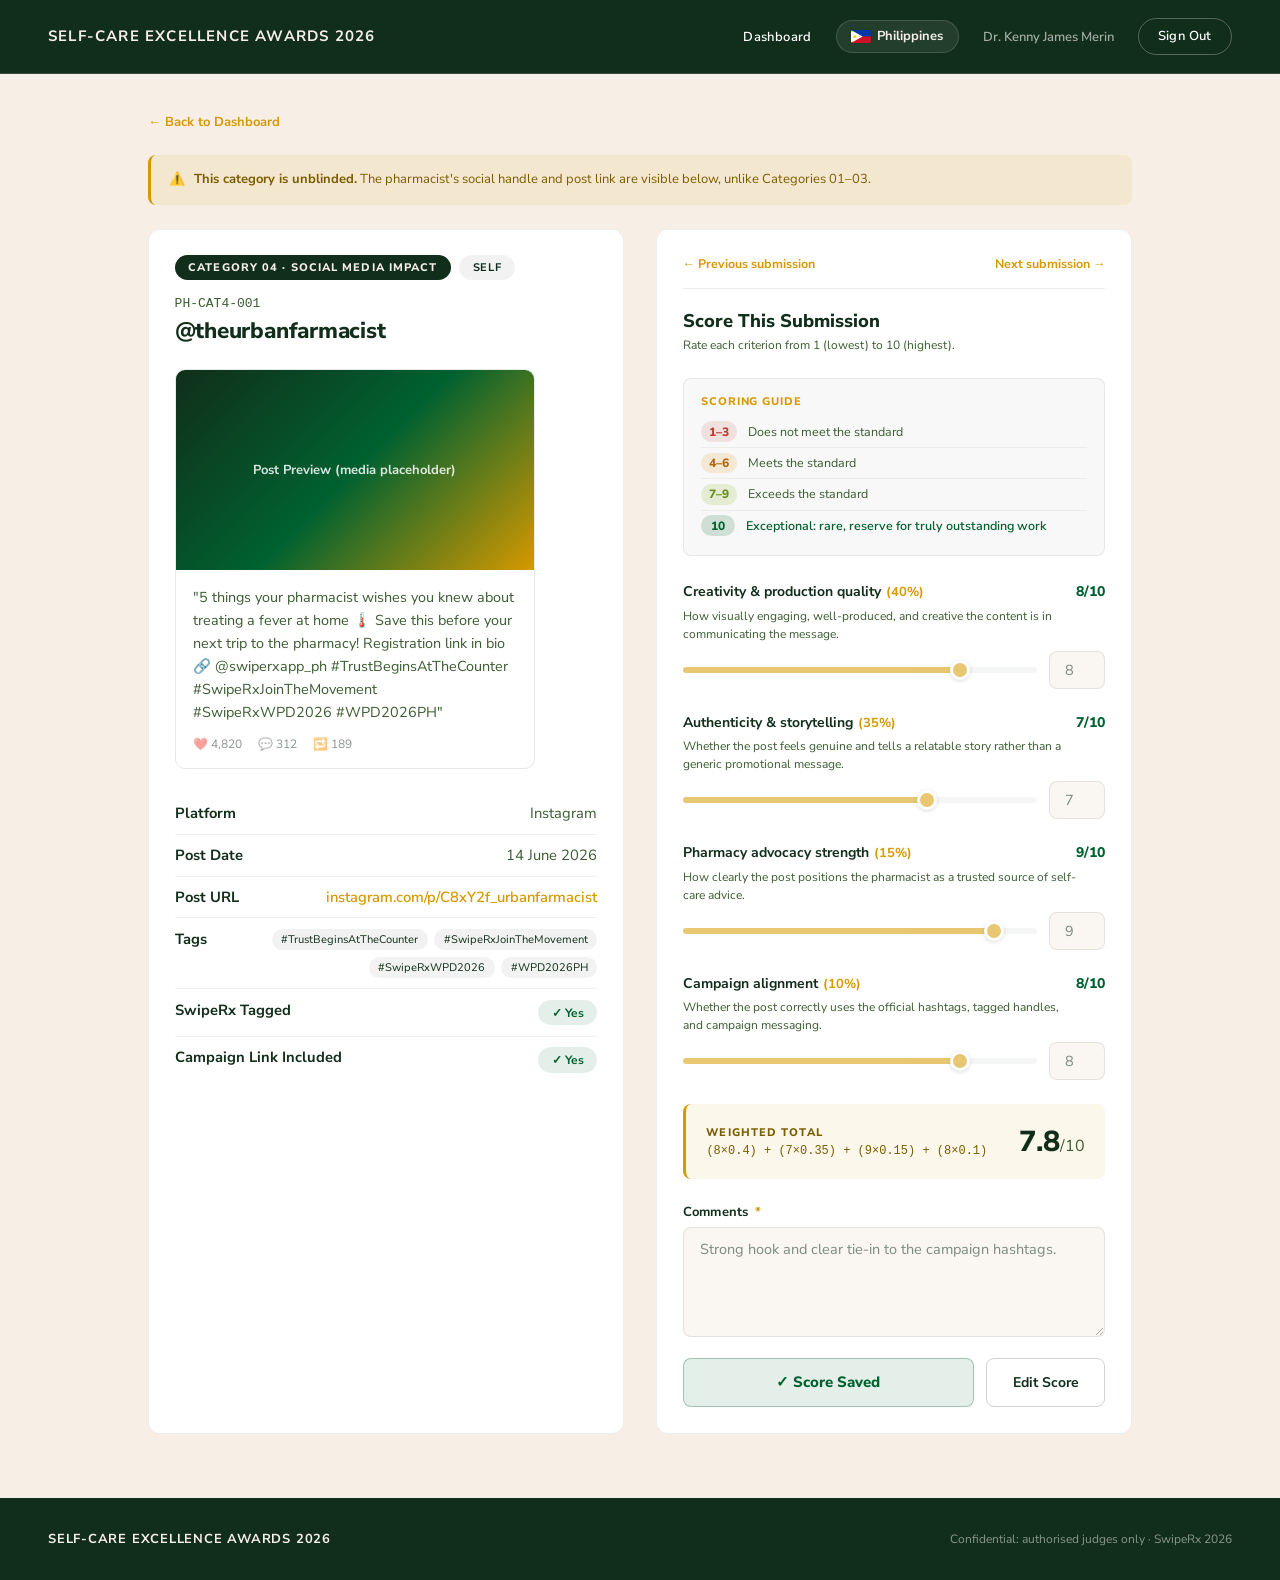
<file: scoring-cat4.html>
<!DOCTYPE html>
<html lang="en">
<head>
<meta charset="UTF-8" />
<meta name="viewport" content="width=device-width, initial-scale=1.0" />
<title>Score Submission: Category 04 | Self-Care Excellence Awards 2026</title>
<link href="https://fonts.googleapis.com/css2?family=Nunito+Sans:ital,opsz,wght@0,6..12,300;0,6..12,400;0,6..12,600;0,6..12,700;0,6..12,800;1,6..12,300;1,6..12,400&display=swap" rel="stylesheet">
<link rel="stylesheet" href="assets/css/style.css" />
<style>
  .back-link { display: inline-flex; align-items: center; gap: 0.4rem; font-size: 13px; font-weight: 700; color: var(--gold); text-decoration: none; margin-bottom: 1.5rem; }
  .back-link:hover { text-decoration: underline; }
  .submission-code { font-family: 'Courier New', monospace; font-size: 13px; color: var(--body-text); margin-bottom: 0.25rem; }
  .submission-title { font-size: 1.4rem; font-weight: 800; color: var(--forest); margin-bottom: 1.4rem; letter-spacing: -0.01em; }
  .score-row { margin-bottom: 1.5rem; }
  .score-row-head { display: flex; justify-content: space-between; align-items: flex-start; margin-bottom: 0.5rem; }
  .score-row-head label { display: block; font-size: 14px; font-weight: 700; color: var(--forest); }
  .score-row-head .weight { font-weight: 700; color: var(--gold); font-size: 13px; margin-left: 0.35rem; }
  .criterion-desc { font-size: 12px; color: var(--body-text); line-height: 1.5; margin-top: 0.35rem; }
  .score-row-head .value { font-size: 14px; font-weight: 800; color: var(--forest-light); }
  .score-input-row { display: flex; align-items: center; gap: 0.75rem; }
  .total-box {
    background: rgba(214, 153, 0, 0.08);
    border-left: 3px solid var(--gold);
    border-radius: 8px;
    padding: 1.1rem 1.3rem;
    display: flex;
    align-items: center;
    justify-content: space-between;
    margin-bottom: 1.5rem;
  }
  .total-box .label { font-size: 11px; font-weight: 800; letter-spacing: 0.1em; text-transform: uppercase; color: #7a5c00; margin-bottom: 0.3rem; }
  .total-box .formula { font-size: 12px; color: #7a5c00; font-family: 'Courier New', monospace; }
  .total-box .total { font-size: 1.8rem; font-weight: 800; color: var(--forest); }
  .total-box .total .of10 { font-size: 1rem; font-weight: 400; color: var(--body-text); }
  .form-actions { display: flex; gap: 0.75rem; margin-top: 0.5rem; }
  .submission-nav { display: flex; justify-content: space-between; align-items: center; margin-bottom: 1.2rem; padding-bottom: 1rem; border-bottom: 1px solid rgba(17, 46, 26, 0.08); }
  .submission-nav-link { font-size: 12.5px; font-weight: 700; color: var(--gold); text-decoration: none; display: inline-flex; align-items: center; gap: 0.3rem; }
  .submission-nav-link:hover { text-decoration: underline; }

  .post-preview {
    border: 1px solid rgba(17, 46, 26, 0.1);
    border-radius: 10px;
    overflow: hidden;
    max-width: 360px;
    margin-bottom: 1.5rem;
  }
  .post-media {
    height: 200px;
    background: linear-gradient(135deg, var(--forest) 0%, var(--forest-light) 50%, var(--gold) 100%);
    display: flex;
    align-items: center;
    justify-content: center;
    color: rgba(255,255,255,0.85);
    font-size: 13px;
    font-weight: 700;
  }
  .post-body { padding: 1rem 1.1rem; }
  .post-caption { font-size: 0.9rem; color: var(--body-text); line-height: 1.6; margin-bottom: 0.75rem; }
  .post-stats { display: flex; gap: 1rem; font-size: 12px; color: rgba(17,46,26,0.5); }

  .meta-list { font-size: 0.92rem; }
  .meta-row { display: flex; justify-content: space-between; gap: 1rem; padding: 0.65rem 0; border-bottom: 1px solid rgba(17,46,26,0.06); }
  .meta-row:last-child { border-bottom: none; }
  .meta-row dt { font-weight: 700; color: var(--forest); }
  .meta-row dd { color: var(--body-text); text-align: right; overflow-wrap: anywhere; }
  .meta-row dd a { color: var(--gold); text-decoration: none; font-weight: 600; overflow-wrap: anywhere; word-break: break-all; }
  .meta-row dd a:hover { text-decoration: underline; }
  .tag-list { display: flex; flex-wrap: wrap; gap: 0.4rem; justify-content: flex-end; }
  .tag-pill { font-size: 11px; padding: 0.2rem 0.6rem; border-radius: 100px; background: rgba(17,46,26,0.06); color: var(--forest); }
</style>
</head>
<body data-category="CAT4">

<!-- NAV -->
<nav id="top">
  <a href="judge-dashboard.html" data-guard-link class="nav-logo">Self-Care Excellence Awards 2026</a>
  <button class="nav-hamburger" aria-label="Toggle navigation" aria-expanded="false">
    <span></span><span></span><span></span>
  </button>
  <ul class="nav-links">
    <li><a href="judge-dashboard.html" data-guard-link>Dashboard</a></li>
    <li><span class="nav-pill"><span class="flag-icon flag-ph" data-judge-flag></span> <span data-judge-country>Philippines</span></span></li>
    <li><span class="nav-meta" data-judge-name>Dr. Kenny James Merin</span></li>
    <li><a href="index.html" data-guard-link class="btn-outline-light">Sign Out</a></li>
  </ul>
</nav>

<main class="page-body" style="margin-top: 62px;">
  <div class="container">

    <a href="judge-dashboard.html" data-guard-link class="back-link">&larr; Back to Dashboard</a>

    <div class="notice notice-gold" style="margin-bottom:1.5rem;">
      <span>⚠️</span>
      <span><strong>This category is unblinded.</strong> The pharmacist's social handle and post link are visible below, unlike Categories 01–03.</span>
    </div>

    <div class="grid-2">

      <!-- Submission details -->
      <section class="card">
        <div style="display:flex; flex-wrap:wrap; gap:0.5rem; margin-bottom:1rem;">
          <span class="badge-cat special">Category 04 · Social Media Impact</span>
          <span class="badge-entry" data-field="entryType">Self</span>
        </div>

        <p class="submission-code" data-field="code" data-country-code>PH-CAT4-001</p>
        <h1 class="submission-title" data-field="title" data-country-handle>@theurbanfarmacist</h1>

        <div class="post-preview">
          <div class="post-media">Post Preview (media placeholder)</div>
          <div class="post-body">
            <p class="post-caption" data-field="caption" data-country-caption>
              "5 things your pharmacist wishes you knew about treating a fever at home 🌡️ Save this before your
              next trip to the pharmacy! Registration link in bio 🔗 @swiperxapp_ph #TrustBeginsAtTheCounter #SwipeRxJoinTheMovement #SwipeRxWPD2026 #WPD2026PH"
            </p>
            <div class="post-stats">
              <span data-field="likes" data-country-likes>❤️ 4,820</span>
              <span data-field="comments" data-country-comments>💬 312</span>
              <span data-field="shares" data-country-shares>🔁 189</span>
            </div>
          </div>
        </div>

        <dl class="meta-list">
          <div class="meta-row">
            <dt>Platform</dt>
            <dd data-field="platform" data-country-platform>Instagram</dd>
          </div>
          <div class="meta-row">
            <dt>Post Date</dt>
            <dd data-field="postDate">14 June 2026</dd>
          </div>
          <div class="meta-row">
            <dt>Post URL</dt>
            <dd><a href="#" data-field="postUrl" data-country-posturl>instagram.com/p/C8xY2f_urbanfarmacist</a></dd>
          </div>
          <div class="meta-row">
            <dt>Tags</dt>
            <dd class="tag-list" data-field="hashtags" data-country-tags>
              <span class="tag-pill">#TrustBeginsAtTheCounter</span>
              <span class="tag-pill">#SwipeRxJoinTheMovement</span>
              <span class="tag-pill">#SwipeRxWPD2026</span>
              <span class="tag-pill">#WPD2026PH</span>
            </dd>
          </div>
          <div class="meta-row">
            <dt>SwipeRx Tagged</dt>
            <dd><span class="toggle-pill is-yes">✓ Yes</span></dd>
          </div>
          <div class="meta-row">
            <dt>Campaign Link Included</dt>
            <dd><span class="toggle-pill is-yes">✓ Yes</span></dd>
          </div>
        </dl>
      </section>

      <!-- Scoring form -->
      <section class="card sticky-col">
        <div class="submission-nav">
          <a href="scoring-cat3.html" data-guard-link class="submission-nav-link" data-nav-prev>&larr; Previous submission</a>
          <a href="scoring-cat1.html" data-guard-link class="submission-nav-link" data-nav-next>Next submission &rarr;</a>
        </div>
        <h2 style="font-size:1.15rem; font-weight:800; color:var(--forest); margin-bottom:0.2rem;">Score This Submission</h2>
        <p style="font-size:12px; color:var(--body-text); margin-bottom:1.6rem;">Rate each criterion from 1 (lowest) to 10 (highest).</p>

        <div class="scoring-guide">
          <p class="guide-title">Scoring Guide</p>
          <div class="scoring-guide-row">
            <span class="range">1–3</span>
            <span class="desc">Does not meet the standard</span>
          </div>
          <div class="scoring-guide-row">
            <span class="range">4–6</span>
            <span class="desc">Meets the standard</span>
          </div>
          <div class="scoring-guide-row">
            <span class="range">7–9</span>
            <span class="desc">Exceeds the standard</span>
          </div>
          <div class="scoring-guide-row exceptional">
            <span class="range">10</span>
            <span class="desc">Exceptional: rare, reserve for truly outstanding work</span>
          </div>
        </div>

        <form id="scoreForm" data-scoring-form data-weights="0.4,0.35,0.15,0.1">

          <div class="score-row" data-score-row>
            <div class="score-row-head">
              <div>
                <label>Creativity &amp; production quality<span class="weight">(40%)</span></label>
                <p class="criterion-desc">How visually engaging, well-produced, and creative the content is in communicating the message.</p>
              </div>
              <span class="value"><span data-score-display>0</span>/10</span>
            </div>
            <div class="score-input-row">
              <input type="range" min="0" max="10" value="0" class="slider-fill" />
              <input type="number" min="0" max="10" value="0" class="score-number" />
            </div>
          </div>

          <div class="score-row" data-score-row>
            <div class="score-row-head">
              <div>
                <label>Authenticity &amp; storytelling<span class="weight">(35%)</span></label>
                <p class="criterion-desc">Whether the post feels genuine and tells a relatable story rather than a generic promotional message.</p>
              </div>
              <span class="value"><span data-score-display>0</span>/10</span>
            </div>
            <div class="score-input-row">
              <input type="range" min="0" max="10" value="0" class="slider-fill" />
              <input type="number" min="0" max="10" value="0" class="score-number" />
            </div>
          </div>

          <div class="score-row" data-score-row>
            <div class="score-row-head">
              <div>
                <label>Pharmacy advocacy strength<span class="weight">(15%)</span></label>
                <p class="criterion-desc">How clearly the post positions the pharmacist as a trusted source of self-care advice.</p>
              </div>
              <span class="value"><span data-score-display>0</span>/10</span>
            </div>
            <div class="score-input-row">
              <input type="range" min="0" max="10" value="0" class="slider-fill" />
              <input type="number" min="0" max="10" value="0" class="score-number" />
            </div>
          </div>

          <div class="score-row" data-score-row>
            <div class="score-row-head">
              <div>
                <label>Campaign alignment<span class="weight">(10%)</span></label>
                <p class="criterion-desc">Whether the post correctly uses the official hashtags, tagged handles, and campaign messaging.</p>
              </div>
              <span class="value"><span data-score-display>0</span>/10</span>
            </div>
            <div class="score-input-row">
              <input type="range" min="0" max="10" value="0" class="slider-fill" />
              <input type="number" min="0" max="10" value="0" class="score-number" />
            </div>
          </div>

          <div class="total-box">
            <div>
              <p class="label">Weighted Total</p>
              <p id="liveFormula" class="formula"></p>
            </div>
            <p class="total"><span id="liveTotal">0.0</span><span class="of10">/10</span></p>
          </div>

          <div class="form-group" style="margin-bottom: 1.3rem;">
            <label for="comments">Comments <span class="req">*</span></label>
            <textarea id="comments" rows="4" placeholder="Share your rationale for this score..."></textarea>
            <p id="commentsHint" class="form-hint-error hidden">Comments are required before you can save this score.</p>
          </div>

          <div class="form-actions" data-form-actions>
            <button id="saveBtn" type="submit" disabled class="btn-submit" style="flex:1;">Save Score</button>
            <a href="judge-dashboard.html" data-guard-link class="btn-outline">Cancel</a>
          </div>

          <div class="form-actions hidden" data-saved-actions>
            <button type="button" class="btn-saved" style="flex:1;" disabled>✓ Score Saved</button>
            <button type="button" id="editScoreBtn" class="btn-outline">Edit Score</button>
          </div>
        </form>
      </section>
    </div>
  </div>
</main>

<!-- Unsaved changes modal -->
<div id="unsavedModal" class="modal-backdrop">
  <div class="modal-panel">
    <h3>Discard changes?</h3>
    <p>You have unsaved changes on this scoring form. Leaving now will discard them.</p>
    <div class="modal-actions">
      <button id="unsavedStay" class="btn-outline">Stay</button>
      <button id="unsavedLeave" class="btn-danger">Leave Anyway</button>
    </div>
  </div>
</div>

<!-- Save toast -->
<div id="toast" class="toast">
  <span class="check">✓</span> Score saved successfully.
</div>

<footer>
  <div class="footer-logo">Self-Care Excellence Awards 2026</div>
  <div class="footer-note">Confidential: authorised judges only · SwipeRx 2026</div>
  <div class="footer-disclaimer hidden" data-vi-disclaimer>Tuyên bố miễn trừ trách nhiệm (Disclaimer): Trang web này được dịch bằng AI. Mặc dù chúng tôi đã nỗ lực đảm bảo tính chính xác, bản dịch vẫn có thể có sai sót. Trong trường hợp có bất kỳ khác biệt nào, bản tiếng Anh sẽ được ưu tiên áp dụng.</div>
</footer>

<script src="assets/js/i18n.js"></script>
<script src="assets/js/cat4-localize.js"></script>
<script src="assets/js/nav.js"></script>
<script src="assets/js/judge-country.js"></script>
<script src="assets/js/submissions-data.js"></script>
<script src="assets/js/scoring.js"></script>
</body>
</html>
</file>
<file: assets/css/style.css>
/* ==========================================================================
   Self-Care Excellence Awards 2026 - Judging Microsite
   Shared stylesheet - matches the World Pharmacists Day 2026 brand system
   (see PNG WDP ID reference site: Nunito Sans, forest/cream/gold palette)
   ========================================================================== */

*,
*::before,
*::after {
  box-sizing: border-box;
  margin: 0;
  padding: 0;
}

:root {
  --forest: #112E1A;
  --sage: #ffffff;
  --cream: #f7efe6;
  --gold: #d69900;
  --forest-light: #006130;
  --forest-mid: #003d1c;
  --body-text: #3a5c30;
  --error: #c0392b;
}

html {
  scroll-behavior: smooth;
}

body {
  font-family: 'Nunito Sans', sans-serif;
  background: var(--cream);
  color: var(--forest);
  overflow-x: hidden;
}

h1, h2, h3, h4 {
  font-family: 'Nunito Sans', sans-serif;
}

a {
  color: inherit;
}

/* ==========================================================================
   NAV
   ========================================================================== */

nav {
  position: fixed;
  top: 0;
  left: 0;
  right: 0;
  z-index: 100;
  display: flex;
  align-items: center;
  justify-content: space-between;
  flex-wrap: wrap;
  padding: 1.1rem 3rem;
  background: var(--forest);
  border-bottom: 0.5px solid rgba(255, 255, 255, 0.15);
}

.nav-logo {
  font-size: 15px;
  font-weight: 700;
  color: var(--cream);
  letter-spacing: 0.08em;
  text-transform: uppercase;
  text-decoration: none;
}

.nav-links {
  display: flex;
  align-items: center;
  gap: 1.5rem;
  list-style: none;
}

.nav-links a {
  font-size: 13px;
  font-weight: 600;
  color: var(--sage);
  text-decoration: none;
  letter-spacing: 0.03em;
  transition: color 0.2s;
  white-space: nowrap;
}

.nav-links a:hover {
  color: var(--gold);
}

.nav-links a.active {
  color: var(--gold);
  border-bottom: 1px solid var(--gold);
  padding-bottom: 3px;
}

.nav-meta {
  font-size: 13px;
  font-weight: 600;
  color: rgba(255, 255, 255, 0.6);
  white-space: nowrap;
}

.nav-pill {
  display: inline-flex;
  align-items: center;
  gap: 0.4rem;
  font-size: 13px;
  font-weight: 700;
  color: var(--cream);
  background: rgba(255, 255, 255, 0.08);
  border: 1px solid rgba(255, 255, 255, 0.15);
  padding: 0.4rem 0.9rem;
  border-radius: 100px;
  white-space: nowrap;
}

.nav-hamburger {
  display: none;
  flex-direction: column;
  gap: 5px;
  background: none;
  border: none;
  cursor: pointer;
  padding: 4px;
  z-index: 101;
}

.nav-hamburger span {
  display: block;
  width: 24px;
  height: 2px;
  background: var(--cream);
  border-radius: 2px;
  transition: transform 0.25s ease, opacity 0.25s ease;
}

nav.nav-open .nav-hamburger span:nth-child(1) {
  transform: translateY(7px) rotate(45deg);
}

nav.nav-open .nav-hamburger span:nth-child(2) {
  opacity: 0;
  transform: scaleX(0);
}

nav.nav-open .nav-hamburger span:nth-child(3) {
  transform: translateY(-7px) rotate(-45deg);
}

/* ==========================================================================
   SESSION BANNER
   ========================================================================== */

.session-banner {
  position: fixed;
  top: 0;
  left: 0;
  right: 0;
  z-index: 200;
  background: var(--error);
  color: #fff;
  text-align: center;
  font-size: 13px;
  font-weight: 700;
  padding: 0.6rem 1rem;
}

body.has-banner nav {
  top: 34px;
}

/* ==========================================================================
   PAGE HERO BAND (forest header for interior pages)
   ========================================================================== */

.page-hero {
  /* Matches the fixed nav's actual rendered height at this width (nav-links
     row makes it taller than the collapsed mobile nav below) so the hero
     starts exactly where the nav ends - no gap, no overlap. */
  margin-top: 74px;
  background: var(--forest);
  padding: 3.5rem 3rem;
  position: relative;
  overflow: hidden;
}

.page-hero::before {
  content: '';
  position: absolute;
  top: -140px;
  right: -100px;
  width: 380px;
  height: 380px;
  border-radius: 50%;
  border: 1px solid rgba(214, 153, 0, 0.1);
  pointer-events: none;
}

.page-hero-inner {
  max-width: 1080px;
  margin: 0 auto;
  position: relative;
  z-index: 1;
}

.page-hero-label {
  font-size: 12px;
  font-weight: 700;
  letter-spacing: 0.18em;
  text-transform: uppercase;
  color: var(--gold);
  margin-bottom: 0.75rem;
}

.page-hero-title {
  font-size: clamp(1.6rem, 3.2vw, 2.4rem);
  font-weight: 800;
  color: var(--cream);
  letter-spacing: -0.02em;
  line-height: 1.2;
  margin-bottom: 0.5rem;
}

.page-hero-sub {
  font-size: 1rem;
  color: rgba(247, 239, 230, 0.75);
  max-width: 640px;
  line-height: 1.6;
}

/* ==========================================================================
   SHELL / CONTAINER
   ========================================================================== */

.container {
  max-width: 1080px;
  margin: 0 auto;
  padding: 0 3rem;
}

main.page-body {
  padding: 3rem 0 4rem;
}

.section-label {
  font-size: 13px;
  font-weight: 700;
  letter-spacing: 0.18em;
  text-transform: uppercase;
  color: var(--gold);
  margin-bottom: 0.5rem;
}

.section-title {
  font-size: clamp(1.35rem, 2.6vw, 1.8rem);
  font-weight: 800;
  color: var(--forest);
  letter-spacing: -0.01em;
  line-height: 1.2;
}

.section-divider {
  width: 36px;
  height: 3px;
  background: var(--gold);
  margin: 0.9rem 0 1.75rem;
}

/* ==========================================================================
   BUTTONS
   ========================================================================== */

.btn-primary {
  display: inline-flex;
  align-items: center;
  justify-content: center;
  gap: 0.5rem;
  background: var(--gold);
  color: var(--forest);
  font-family: 'Nunito Sans', sans-serif;
  font-size: 15px;
  font-weight: 800;
  letter-spacing: 0.06em;
  text-transform: uppercase;
  padding: 0.85rem 2rem;
  border-radius: 4px;
  border: none;
  text-decoration: none;
  cursor: pointer;
  transition: background 0.18s, transform 0.15s;
}

.btn-primary:hover {
  background: #e5a800;
  transform: translateY(-2px);
}

.btn-primary:disabled {
  opacity: 0.45;
  cursor: not-allowed;
  transform: none;
}

.btn-submit {
  display: inline-flex;
  align-items: center;
  justify-content: center;
  gap: 0.5rem;
  background: var(--forest);
  color: var(--sage);
  font-family: 'Nunito Sans', sans-serif;
  font-size: 15px;
  font-weight: 700;
  letter-spacing: 0.03em;
  padding: 0.85rem 2rem;
  border: none;
  border-radius: 8px;
  cursor: pointer;
  text-decoration: none;
  transition: background 0.2s, transform 0.15s;
}

.btn-submit:hover {
  background: var(--forest-light);
  transform: translateY(-1px);
}

.btn-submit:disabled {
  opacity: 0.45;
  cursor: not-allowed;
  transform: none;
  background: var(--forest);
}

.btn-outline {
  display: inline-flex;
  align-items: center;
  justify-content: center;
  gap: 0.5rem;
  background: transparent;
  color: var(--forest);
  font-family: 'Nunito Sans', sans-serif;
  font-size: 14px;
  font-weight: 700;
  padding: 0.8rem 1.6rem;
  border: 1.5px solid rgba(17, 46, 26, 0.2);
  border-radius: 8px;
  text-decoration: none;
  cursor: pointer;
  transition: border-color 0.18s, background 0.18s;
}

.btn-saved {
  display: inline-flex;
  align-items: center;
  justify-content: center;
  gap: 0.5rem;
  background: rgba(0, 97, 48, 0.1);
  color: var(--forest-light);
  font-family: 'Nunito Sans', sans-serif;
  font-size: 15px;
  font-weight: 800;
  padding: 0.85rem 2rem;
  border: 1.5px solid rgba(0, 97, 48, 0.3);
  border-radius: 8px;
  cursor: default;
}

[data-scoring-form] input:disabled,
[data-scoring-form] textarea:disabled {
  opacity: 0.55;
  cursor: not-allowed;
}

.btn-outline:hover {
  border-color: var(--forest);
  background: rgba(17, 46, 26, 0.04);
}

.btn-outline-light {
  display: inline-block;
  background: transparent;
  color: var(--cream);
  font-family: 'Nunito Sans', sans-serif;
  font-size: 13px;
  font-weight: 700;
  padding: 0.55rem 1.2rem;
  border-radius: 100px;
  text-decoration: none;
  border: 1px solid rgba(246, 239, 229, 0.3);
  transition: border-color 0.18s, background 0.18s;
}

.btn-outline-light:hover {
  border-color: rgba(246, 239, 229, 0.6);
  background: rgba(246, 239, 229, 0.06);
}

.btn-danger {
  display: inline-flex;
  align-items: center;
  justify-content: center;
  background: var(--error);
  color: #fff;
  font-family: 'Nunito Sans', sans-serif;
  font-size: 14px;
  font-weight: 700;
  padding: 0.8rem 1.6rem;
  border: none;
  border-radius: 8px;
  cursor: pointer;
  transition: background 0.18s;
}

.btn-danger:hover {
  background: #a5301f;
}

.btn-block {
  width: 100%;
}

/* ==========================================================================
   BADGES / PILLS
   ========================================================================== */

.badge-cat {
  display: inline-flex;
  align-items: center;
  gap: 0.35rem;
  font-size: 11px;
  font-weight: 800;
  letter-spacing: 0.1em;
  text-transform: uppercase;
  color: var(--forest);
  background: var(--gold);
  padding: 0.32rem 0.85rem;
  border-radius: 100px;
  white-space: nowrap;
}

.badge-cat.special {
  background: var(--forest);
  color: var(--cream);
}

.badge-entry {
  display: inline-flex;
  align-items: center;
  font-size: 11px;
  font-weight: 700;
  letter-spacing: 0.06em;
  text-transform: uppercase;
  color: var(--forest);
  background: rgba(17, 46, 26, 0.06);
  padding: 0.32rem 0.85rem;
  border-radius: 100px;
  white-space: nowrap;
}

.status-pill {
  display: inline-flex;
  align-items: center;
  gap: 0.45rem;
  font-size: 12px;
  font-weight: 700;
  letter-spacing: 0.02em;
  padding: 0.3rem 0.75rem;
  border-radius: 100px;
}

.status-dot {
  width: 8px;
  height: 8px;
  border-radius: 50%;
  display: inline-block;
  flex-shrink: 0;
}

.status-pill.complete { color: var(--forest-light); background: rgba(0, 97, 48, 0.1); }
.status-pill.complete .status-dot { background: var(--forest-light); }

.status-pill.progress { color: #8a6000; background: rgba(214, 153, 0, 0.12); }
.status-pill.progress .status-dot { background: var(--gold); }

.status-pill.behind { color: var(--error); background: rgba(192, 57, 43, 0.1); }
.status-pill.behind .status-dot { background: var(--error); }

.toggle-pill {
  display: inline-flex;
  align-items: center;
  gap: 0.4rem;
  padding: 0.3rem 0.85rem;
  border-radius: 100px;
  font-size: 12px;
  font-weight: 700;
}

.toggle-pill.is-yes {
  background: rgba(0, 97, 48, 0.1);
  color: var(--forest-light);
}

.toggle-pill.is-no {
  background: rgba(192, 57, 43, 0.1);
  color: var(--error);
}

/* ==========================================================================
   CARDS
   ========================================================================== */

.card {
  background: #fff;
  border: 1px solid rgba(17, 46, 26, 0.08);
  border-radius: 12px;
  padding: 1.6rem;
}

.card-accent {
  border-top: 4px solid var(--gold);
  border-radius: 10px;
}

.card-lift {
  opacity: 0;
  transform: translateY(16px);
  transition: opacity 0.45s ease, transform 0.45s ease, box-shadow 0.2s;
}

.card-lift.visible {
  opacity: 1;
  transform: translateY(0);
}

.card-lift:hover {
  box-shadow: 0 8px 28px rgba(17, 46, 26, 0.12);
}

/* ==========================================================================
   FORM FIELDS (matches contact-us.html)
   ========================================================================== */

.form-group {
  display: flex;
  flex-direction: column;
  gap: 0.4rem;
}

.form-group label {
  font-size: 13px;
  font-weight: 700;
  color: var(--forest);
  letter-spacing: 0.02em;
}

.form-group label .req {
  color: var(--gold);
  margin-left: 2px;
}

.form-group input,
.form-group select,
.form-group textarea {
  font-family: 'Nunito Sans', sans-serif;
  font-size: 14.5px;
  color: var(--forest);
  background: var(--cream);
  border: 1.5px solid rgba(17, 46, 26, 0.18);
  border-radius: 8px;
  padding: 0.7rem 1rem;
  outline: none;
  transition: border-color 0.2s, box-shadow 0.2s, background 0.2s;
  width: 100%;
}

.form-group input::placeholder,
.form-group textarea::placeholder {
  color: rgba(17, 46, 26, 0.35);
}

.form-group input:focus,
.form-group select:focus,
.form-group textarea:focus {
  border-color: var(--gold);
  box-shadow: 0 0 0 3px rgba(214, 153, 0, 0.15);
  background: #fff;
}

.form-group textarea {
  resize: vertical;
  min-height: 110px;
}

.form-group textarea.field-invalid {
  border-color: var(--error);
  background: rgba(192, 57, 43, 0.04);
}

.form-hint-error {
  font-size: 12px;
  color: var(--error);
  font-weight: 600;
}

/* ==========================================================================
   RANGE SLIDER (score inputs)
   ========================================================================== */

input[type="range"] {
  -webkit-appearance: none;
  appearance: none;
  width: 100%;
  height: 6px;
  border-radius: 999px;
  background: rgba(17, 46, 26, 0.08);
  outline: none;
}

input[type="range"].slider-fill {
  background: linear-gradient(
    to right,
    var(--gold) 0%,
    var(--gold) var(--fill, 50%),
    rgba(17, 46, 26, 0.08) var(--fill, 50%),
    rgba(17, 46, 26, 0.08) 100%
  );
}

input[type="range"]::-webkit-slider-thumb {
  -webkit-appearance: none;
  appearance: none;
  width: 20px;
  height: 20px;
  border-radius: 50%;
  background: var(--gold);
  border: 3px solid #fff;
  box-shadow: 0 1px 4px rgba(17, 46, 26, 0.3);
  cursor: pointer;
  transition: transform 0.15s ease, background 0.15s ease;
}

input[type="range"]::-webkit-slider-thumb:hover {
  background: #e5a800;
  transform: scale(1.1);
}

input[type="range"]::-moz-range-thumb {
  width: 20px;
  height: 20px;
  border-radius: 50%;
  background: var(--gold);
  border: 3px solid #fff;
  box-shadow: 0 1px 4px rgba(17, 46, 26, 0.3);
  cursor: pointer;
}

input[type="range"]::-moz-range-track {
  height: 6px;
  border-radius: 999px;
  background: rgba(17, 46, 26, 0.08);
}

.score-number {
  font-family: 'Nunito Sans', sans-serif;
  width: 56px;
  flex-shrink: 0;
  text-align: center;
  font-size: 14.5px;
  color: var(--forest);
  background: var(--cream);
  border: 1.5px solid rgba(17, 46, 26, 0.18);
  border-radius: 8px;
  padding: 0.5rem 0.4rem;
  outline: none;
  transition: border-color 0.2s, box-shadow 0.2s, background 0.2s;
}

.score-number:focus {
  border-color: var(--gold);
  box-shadow: 0 0 0 3px rgba(214, 153, 0, 0.15);
  background: #fff;
}

/* ==========================================================================
   PROGRESS BAR
   ========================================================================== */

.progress-track {
  width: 100%;
  height: 8px;
  border-radius: 999px;
  background: rgba(17, 46, 26, 0.08);
  overflow: hidden;
}

.progress-fill {
  height: 100%;
  border-radius: 999px;
  transition: width 0.4s ease;
}

/* ==========================================================================
   TABLE
   ========================================================================== */

.table-wrap {
  overflow-x: auto;
  border: 1px solid rgba(17, 46, 26, 0.08);
  border-radius: 12px;
  background: #fff;
}

table.data-table {
  width: 100%;
  border-collapse: collapse;
  font-size: 14px;
}

table.data-table thead {
  background: rgba(17, 46, 26, 0.04);
}

table.data-table th {
  text-align: left;
  font-size: 11px;
  font-weight: 700;
  letter-spacing: 0.08em;
  text-transform: uppercase;
  color: rgba(17, 46, 26, 0.55);
  padding: 0.9rem 1.1rem;
  white-space: nowrap;
}

table.data-table td {
  padding: 0.85rem 1.1rem;
  border-top: 1px solid rgba(17, 46, 26, 0.06);
  color: var(--forest);
}

table.data-table tbody tr:hover {
  background: rgba(214, 153, 0, 0.05);
}

.font-mono-code {
  font-family: 'Courier New', monospace;
  letter-spacing: 0.02em;
}

.text-muted {
  color: var(--body-text);
}

/* ==========================================================================
   MODAL
   ========================================================================== */

.modal-backdrop {
  position: fixed;
  inset: 0;
  z-index: 300;
  background: rgba(17, 46, 26, 0.6);
  display: none;
  align-items: center;
  justify-content: center;
  padding: 1rem;
}

.modal-backdrop.open {
  display: flex;
}

.modal-panel {
  background: #fff;
  border-radius: 16px;
  padding: 2rem;
  max-width: 400px;
  width: 100%;
  box-shadow: 0 4px 32px rgba(17, 46, 26, 0.2);
  animation: modal-in 0.18s ease;
}

@keyframes modal-in {
  from { opacity: 0; transform: translateY(8px) scale(0.98); }
  to { opacity: 1; transform: translateY(0) scale(1); }
}

.modal-panel h3 {
  font-size: 1.15rem;
  font-weight: 800;
  color: var(--forest);
  margin-bottom: 0.5rem;
}

.modal-panel p {
  font-size: 0.95rem;
  color: var(--body-text);
  line-height: 1.6;
  margin-bottom: 1.5rem;
}

.modal-actions {
  display: flex;
  gap: 0.75rem;
  justify-content: flex-end;
}

/* ==========================================================================
   TOAST
   ========================================================================== */

.toast {
  position: fixed;
  bottom: 1.5rem;
  right: 1.5rem;
  z-index: 300;
  display: none;
  align-items: center;
  gap: 0.6rem;
  background: var(--forest);
  color: var(--cream);
  font-size: 14px;
  font-weight: 700;
  padding: 0.85rem 1.4rem;
  border-radius: 100px;
  box-shadow: 0 4px 20px rgba(17, 46, 26, 0.35);
  animation: toast-in 0.25s ease;
}

.toast.open {
  display: inline-flex;
}

.toast .check {
  color: var(--gold);
}

@keyframes toast-in {
  from { opacity: 0; transform: translateY(12px); }
  to { opacity: 1; transform: translateY(0); }
}

/* ==========================================================================
   NOTICE BANNERS (anonymisation / unblinding)
   ========================================================================== */

.notice {
  border-radius: 8px;
  padding: 0.9rem 1.1rem;
  font-size: 13px;
  line-height: 1.6;
  display: flex;
  align-items: flex-start;
  gap: 0.6rem;
}

.notice-gold {
  background: rgba(214, 153, 0, 0.1);
  color: #7a5c00;
  border-left: 3px solid var(--gold);
}

/* ==========================================================================
   FILTER CHIPS (admin dashboard)
   ========================================================================== */

.filter-group {
  display: flex;
  align-items: center;
  flex-wrap: wrap;
  gap: 0.5rem;
}

.filter-group-label {
  font-size: 12px;
  font-weight: 700;
  color: rgba(17, 46, 26, 0.5);
  margin-right: 0.25rem;
}

.filter-chip {
  font-family: 'Nunito Sans', sans-serif;
  font-size: 12px;
  font-weight: 700;
  padding: 0.45rem 0.9rem;
  border-radius: 100px;
  border: 1.5px solid rgba(17, 46, 26, 0.15);
  background: #fff;
  color: var(--forest);
  cursor: pointer;
  transition: all 0.15s;
}

.filter-chip:hover {
  border-color: var(--gold);
}

.filter-chip.is-active {
  background: var(--forest);
  color: var(--cream);
  border-color: var(--forest);
}

/* ==========================================================================
   AUTH CARD (login pages)
   ========================================================================== */

.auth-section {
  padding: 4rem 2rem;
}

.auth-wrap {
  max-width: 420px;
  margin: 0 auto;
  background: #fff;
  border-radius: 16px;
  overflow: hidden;
  box-shadow: 0 4px 32px rgba(17, 46, 26, 0.1);
}

.auth-banner {
  background: var(--forest);
  color: var(--cream);
  text-align: center;
  padding: 2.2rem 2rem;
}

.auth-banner .flag {
  font-size: 2.6rem;
  margin-bottom: 0.5rem;
}

.auth-banner h1 {
  font-size: 1.3rem;
  font-weight: 800;
  letter-spacing: -0.01em;
}

.auth-banner p {
  font-size: 13px;
  color: rgba(247, 239, 230, 0.7);
  margin-top: 0.3rem;
}

.auth-form {
  padding: 2rem;
  display: flex;
  flex-direction: column;
  gap: 1.25rem;
}

.auth-note {
  font-size: 12px;
  text-align: center;
  color: rgba(17, 46, 26, 0.5);
}

/* ==========================================================================
   SCORING GUIDE (scoring pages)
   ========================================================================== */

.scoring-guide {
  background: rgba(17, 46, 26, 0.03);
  border: 1px solid rgba(17, 46, 26, 0.08);
  border-radius: 8px;
  padding: 0.9rem 1.1rem;
  margin-bottom: 1.6rem;
}

.scoring-guide .guide-title {
  font-size: 11px;
  font-weight: 800;
  letter-spacing: 0.08em;
  text-transform: uppercase;
  color: var(--gold);
  margin-bottom: 0.5rem;
}

.scoring-guide-row {
  display: flex;
  align-items: baseline;
  gap: 0.65rem;
  padding: 0.3rem 0;
  border-top: 1px solid rgba(17, 46, 26, 0.05);
}

.scoring-guide-row:first-of-type {
  border-top: none;
}

.scoring-guide-row .range {
  flex-shrink: 0;
  min-width: 34px;
  text-align: center;
  font-size: 12px;
  font-weight: 800;
  color: var(--forest);
  padding: 0.15rem 0.5rem;
  border-radius: 100px;
}

.scoring-guide-row .desc {
  font-size: 12.5px;
  color: var(--body-text);
  line-height: 1.5;
}

/* Colour scale: red (lowest) through to green (perfect 10) */
.scoring-guide-row:nth-of-type(1) .range {
  color: var(--error);
  background: rgba(192, 57, 43, 0.12);
}

.scoring-guide-row:nth-of-type(2) .range {
  color: #b0650a;
  background: rgba(224, 134, 10, 0.14);
}

.scoring-guide-row:nth-of-type(3) .range {
  color: #6b8f1a;
  background: rgba(139, 181, 47, 0.18);
}

.scoring-guide-row.exceptional .range {
  color: var(--forest-light);
  background: rgba(0, 97, 48, 0.16);
}

.scoring-guide-row.exceptional .desc {
  color: var(--forest-light);
  font-weight: 600;
}

.scoring-guide.horizontal {
  display: flex;
  align-items: center;
  flex-wrap: wrap;
  column-gap: 1.75rem;
  row-gap: 0.5rem;
  margin-bottom: 2rem;
}

.scoring-guide.horizontal .guide-title {
  margin-bottom: 0;
  flex-shrink: 0;
}

.scoring-guide.horizontal .scoring-guide-row {
  border-top: none;
  padding: 0;
  gap: 0.4rem;
}

/* ==========================================================================
   REMINDER BOX (login pages)
   ========================================================================== */

.reminder-box {
  background: rgba(214, 153, 0, 0.08);
  border: 1px solid rgba(214, 153, 0, 0.25);
  border-radius: 8px;
  padding: 1rem 1.1rem;
}

.reminder-box .reminder-title {
  display: flex;
  align-items: center;
  gap: 0.4rem;
  font-size: 12px;
  font-weight: 800;
  letter-spacing: 0.06em;
  text-transform: uppercase;
  color: #7a5c00;
  margin-bottom: 0.7rem;
}

.reminder-box ul {
  list-style: none;
  display: flex;
  flex-direction: column;
  gap: 0.5rem;
}

.reminder-box li {
  position: relative;
  padding-left: 1.1rem;
  font-size: 12.5px;
  color: var(--body-text);
  line-height: 1.5;
}

.reminder-box li::before {
  content: '•';
  position: absolute;
  left: 0;
  color: var(--gold);
  font-weight: 800;
}

/* ==========================================================================
   FOOTER
   ========================================================================== */

footer {
  background: var(--forest);
  padding: 2rem 3rem;
  display: flex;
  align-items: center;
  justify-content: space-between;
  flex-wrap: wrap;
  gap: 0.5rem;
}

.footer-logo {
  font-size: 13px;
  font-weight: 700;
  color: var(--cream);
  letter-spacing: 0.06em;
  text-transform: uppercase;
}

.footer-note {
  font-size: 12px;
  color: rgba(255, 255, 255, 0.5);
}

.footer-disclaimer {
  flex-basis: 100%;
  font-size: 11px;
  line-height: 1.5;
  color: rgba(255, 255, 255, 0.55);
  text-align: center;
  margin-top: 0.5rem;
}

.hidden {
  display: none !important;
}

/* Flag icons (SVG, not emoji; emoji flags render as letter codes on Windows) */
.flag-icon {
  display: inline-block;
  width: 1.5em;
  height: 1em;
  vertical-align: middle;
  border-radius: 2px;
  background-size: cover;
  background-position: center;
  background-repeat: no-repeat;
  box-shadow: 0 0 0 1px rgba(17, 46, 26, 0.12);
  flex-shrink: 0;
}

.flag-icon.flag-id {
  background-image: url("data:image/svg+xml,%3Csvg%20xmlns='http://www.w3.org/2000/svg'%20viewBox='0%200%203%202'%3E%3Crect%20width='3'%20height='1'%20fill='%23CE1126'/%3E%3Crect%20y='1'%20width='3'%20height='1'%20fill='%23FFFFFF'/%3E%3C/svg%3E");
}

.flag-icon.flag-ph {
  background-image: url("data:image/svg+xml,%3Csvg%20xmlns='http://www.w3.org/2000/svg'%20viewBox='0%200%2030%2020'%3E%3Crect%20width='30'%20height='10'%20fill='%230038A8'/%3E%3Crect%20y='10'%20width='30'%20height='10'%20fill='%23CE1126'/%3E%3Cpolygon%20points='0,0%200,20%2017.3,10'%20fill='%23FFFFFF'/%3E%3Ccircle%20cx='6'%20cy='10'%20r='2.3'%20fill='%23FCD116'/%3E%3Ccircle%20cx='2.5'%20cy='2.7'%20r='0.9'%20fill='%23FCD116'/%3E%3Ccircle%20cx='2.5'%20cy='17.3'%20r='0.9'%20fill='%23FCD116'/%3E%3Ccircle%20cx='13'%20cy='10'%20r='0.9'%20fill='%23FCD116'/%3E%3C/svg%3E");
}

.flag-icon.flag-vn {
  background-image: url("data:image/svg+xml,%3Csvg%20xmlns='http://www.w3.org/2000/svg'%20viewBox='0%200%2030%2020'%3E%3Crect%20width='30'%20height='20'%20fill='%23DA251D'/%3E%3Cpolygon%20points='15,4%2016.34,8.16%2020.71,8.15%2017.17,10.70%2018.53,14.85%2015,12.28%2011.47,14.85%2012.83,10.70%209.29,8.15%2013.66,8.16'%20fill='%23FFFF00'/%3E%3C/svg%3E");
}

/* ==========================================================================
   UTILITY LAYOUT
   ========================================================================== */

.grid-2 {
  display: grid;
  grid-template-columns: 1fr 1fr;
  gap: 2rem;
}

.grid-3 {
  display: grid;
  grid-template-columns: repeat(3, 1fr);
  gap: 1.25rem;
}

.grid-4 {
  display: grid;
  grid-template-columns: repeat(4, 1fr);
  gap: 1.25rem;
}

.flex-between {
  display: flex;
  align-items: center;
  justify-content: space-between;
  gap: 1rem;
}

.sticky-col {
  position: sticky;
  top: 90px;
  align-self: start;
}

/* ==========================================================================
   RESPONSIVE
   ========================================================================== */

@media (max-width: 900px) {
  nav {
    padding: 1rem 1.5rem;
  }

  .nav-hamburger {
    display: flex;
  }

  .nav-links {
    display: none;
    flex-direction: column;
    align-items: flex-start;
    width: calc(100% + 3rem);
    margin: 0.5rem -1.5rem -1rem;
    gap: 0;
    order: 3;
    border-top: 1px solid rgba(255, 255, 255, 0.12);
  }

  nav.nav-open .nav-links {
    display: flex;
  }

  .nav-links li {
    width: 100%;
    border-bottom: 1px solid rgba(255, 255, 255, 0.08);
  }

  .nav-links a,
  .nav-links .nav-meta,
  .nav-links .nav-pill,
  .nav-links .btn-outline-light {
    display: block;
    width: 100%;
    padding: 0.9rem 1.5rem;
    font-size: 14px;
    white-space: normal;
    border-radius: 0;
    box-sizing: border-box;
  }

  .nav-logo {
    font-size: 13px;
  }

  .container {
    padding: 0 1.5rem;
  }

  .page-hero {
    /* Nav collapses to just the logo + hamburger row below 900px, so it's
       shorter than the desktop nav-links row - match that here too. */
    margin-top: 57px;
    padding: 2.5rem 1.5rem;
  }

  .grid-2,
  .grid-3,
  .grid-4 {
    grid-template-columns: 1fr;
  }

  /* Grid items default to min-width: auto, which stops the single mobile
     column from shrinking below the widest unbreakable child (e.g. a long
     URL) and pushes the whole card off-screen. Letting them shrink to 0
     means overflow-wrap/word-break on the actual long content (below) is
     what decides wrapping, instead of the grid track forcing extra width. */
  .grid-2 > *,
  .grid-3 > *,
  .grid-4 > * {
    min-width: 0;
  }

  .sticky-col {
    position: static;
  }

  footer {
    flex-direction: column;
    text-align: center;
    padding: 1.5rem;
  }
}
</file>
